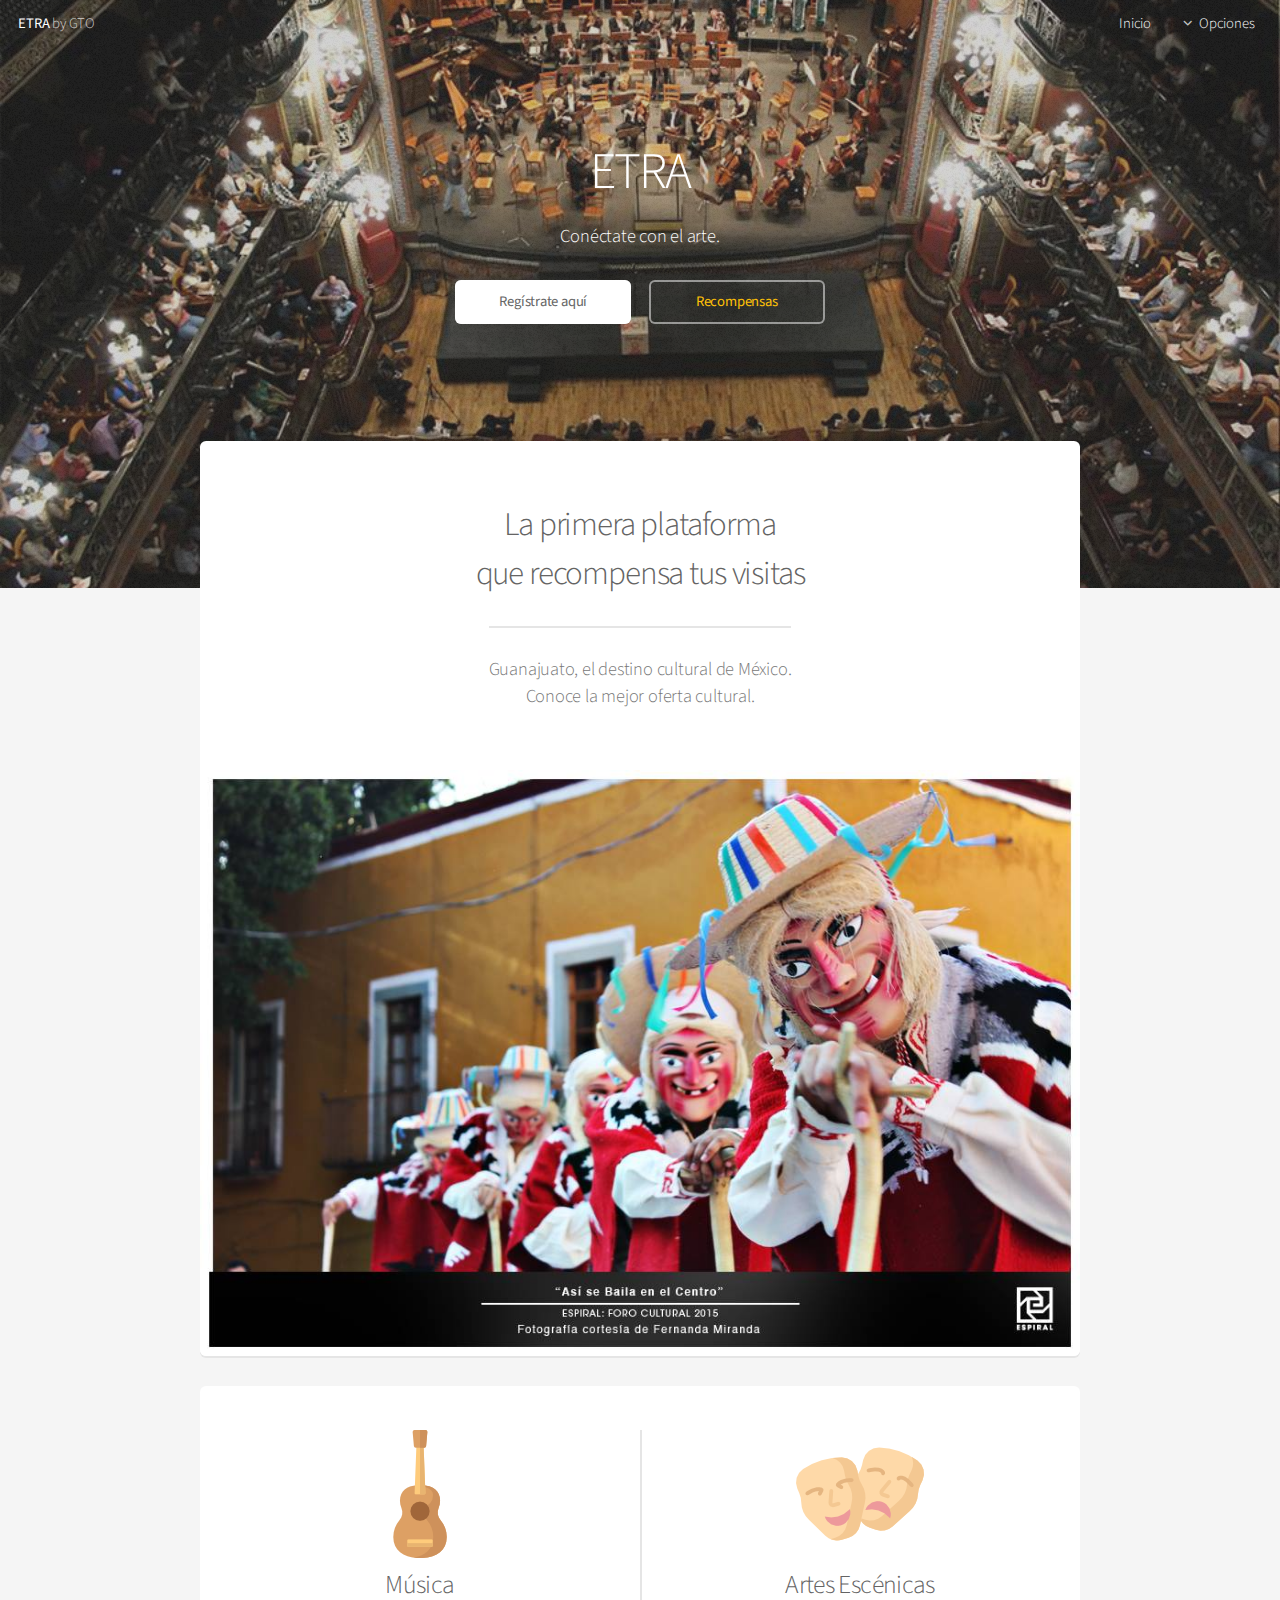
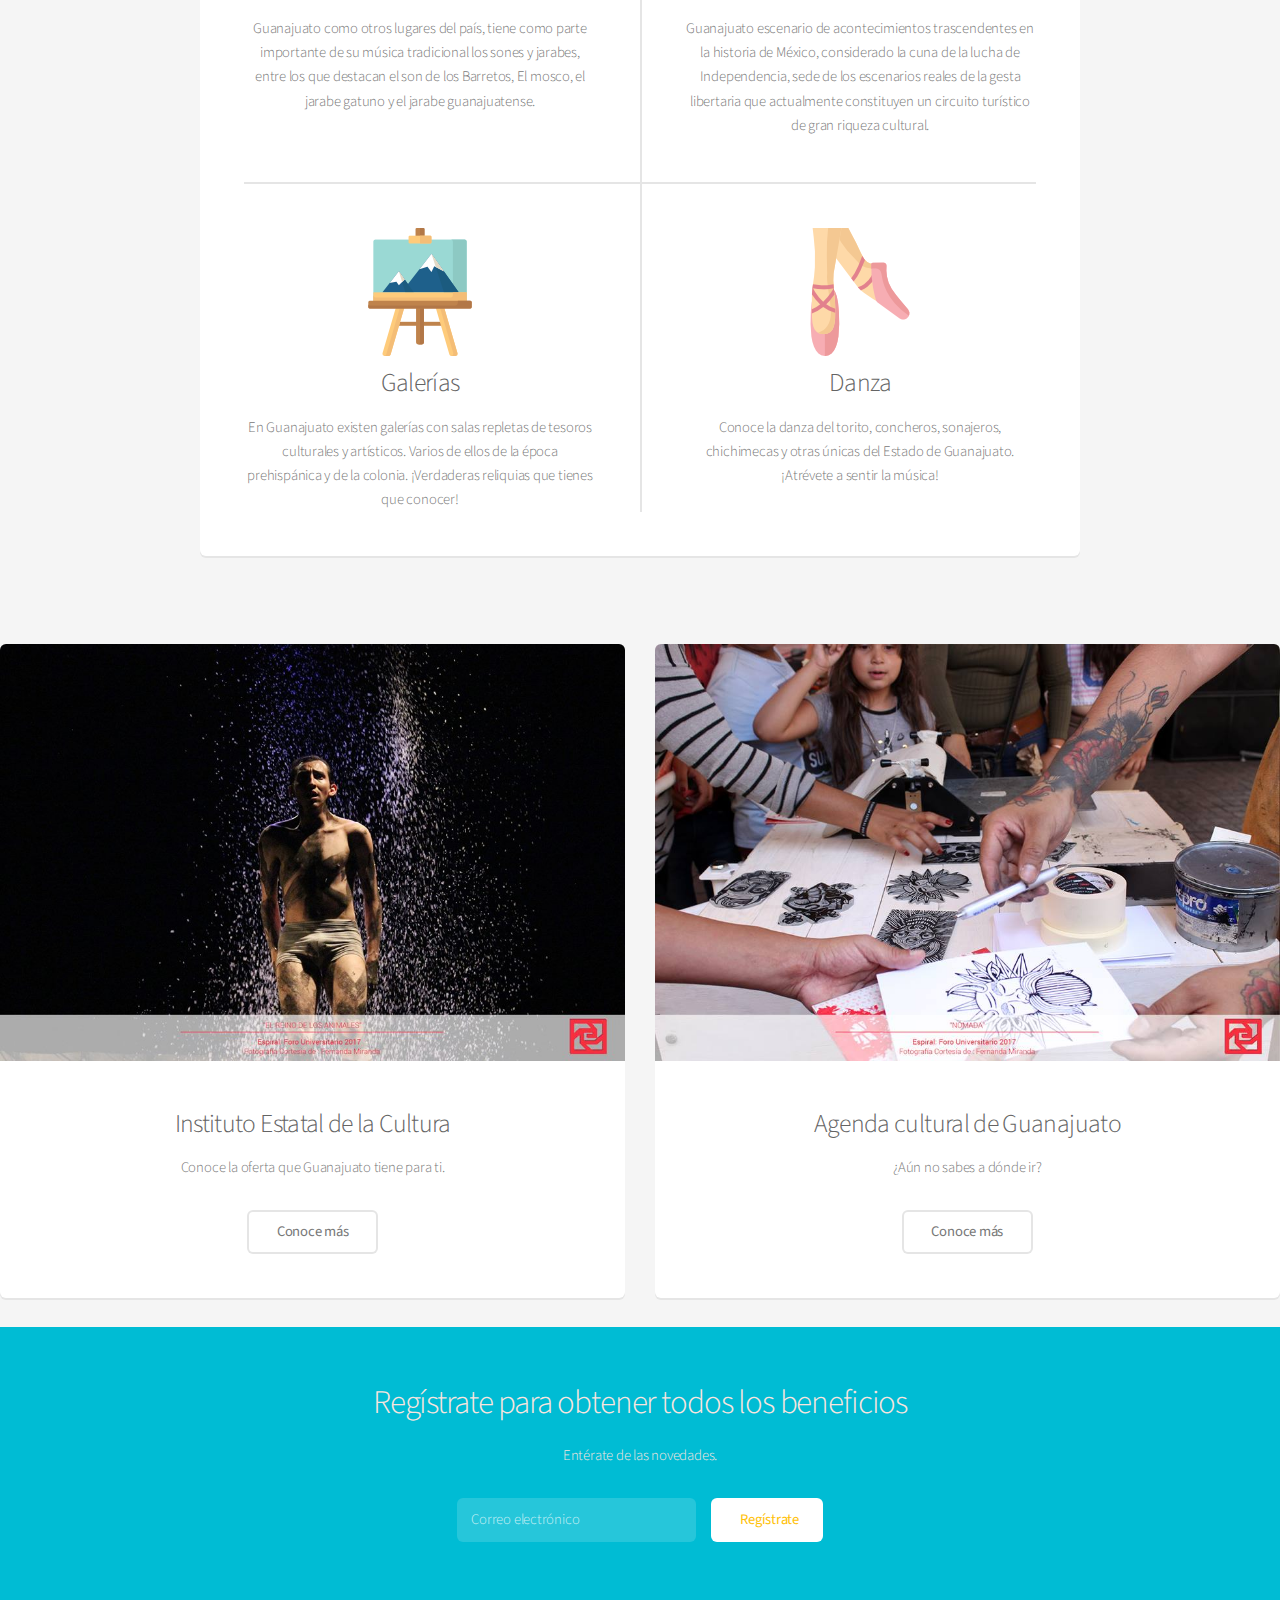
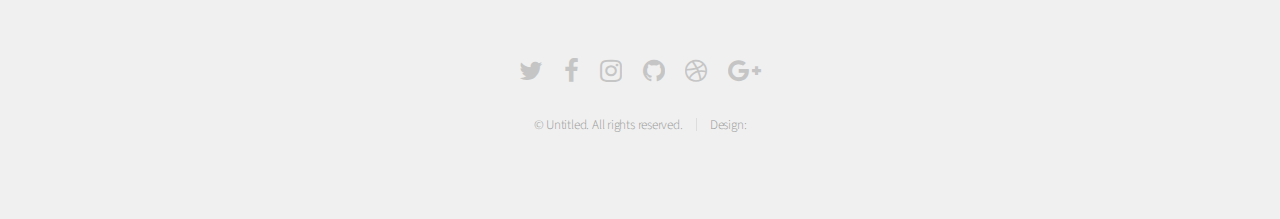
<file: index.html>
<!DOCTYPE HTML>
<!--
	Alpha by HTML5 UP
	html5up.net | @ajlkn
	Free for personal and commercial use under the CCA 3.0 license (html5up.net/license)
-->
<html>
<script type='application/javascript'>
    // Send the POST when the page is loaded,
    // which will replace this whole page with the retrieved image.
    function loadGraph() {
      var frm = document.getElementById('post_form');
      if (frm) {
       frm.submit();
      }
    }
  </script>

	<head>
		<title>ETRA by GTO</title>
		<meta charset="utf-8" />
		<meta name="viewport" content="width=device-width, initial-scale=1" />
		<!--[if lte IE 8]><script src="assets/js/ie/html5shiv.js"></script><![endif]-->
		<link rel="stylesheet" href="assets/css/main.css" />
		<!--[if lte IE 8]><link rel="stylesheet" href="assets/css/ie8.css" /><![endif]-->
	</head>
	<body class="landing">
		<div id="page-wrapper">

			<!-- Header -->
				<header id="header" class="alt">
					<h1><a href="index.html">ETRA</a> by GTO</h1>
					<nav id="nav">
						<ul>
							<li><a href="index.html">Inicio</a></li>
							<li>
								<a href="#" class="icon fa-angle-down">Opciones</a>
								<ul>
									<li><a href="generic.html">Mapa</a></li>
									<li><a href="contact.html">Registro</a></li>
									<li><a href="elements.html">Recompensas</a></li>
									<li>
										<a href="index.html">Administrador</a>
										<ul>
											<li><a href="QRgenerator.html">Generador de código QR</a></li>
											<li><a href="manager.html">Estadísticas de tu recinto</a></li>
										</ul>
							</li>
							<li><a href="contact.html" class="button">Regístrate</a></li>
						</ul>
					</nav>
				</header>

			<!-- Banner -->
				<section id="banner">
					<h2>ETRA</h2>
					<p>Conéctate con el arte.</p>
					<ul class="actions">
						<li><a href="contact.html" class="button special">Regístrate aquí</a></li>
						<li><a href="elements.html" class="button">Recompensas</a></li>
					</ul>
				</section>





			<!--	<form action='https://chart.googleapis.com/chart' method='POST'>
				  <input type='hidden' name='cht' value='qr' />
				  <input type='hidden' name='chs' value='300x300' />
				  <input type='hidden' name='chl' value='This is my QR code'/>
				  <input type='submit'  />
				</form> -->






			<!-- Main -->
				<section id="main" class="container">

					<section class="box special">
						<header class="major">
							<h2>La primera plataforma
							<br />
							que recompensa tus visitas</h2>
							<p>Guanajuato, el destino cultural de México.
								<br />
							Conoce la mejor oferta cultural.</p>
						</header>
						<span class="image featured"><img src="images/pic01.jpg" alt="" /></span>
					</section>

					<section class="box special features">
						<div class="features-row">
							<section>
								<span class=""><img src="images/002-guitar.png" alt="" /></span>
								<h3>Música</h3>
								<p>Guanajuato como otros lugares del país, tiene como parte importante de su música tradicional los sones y jarabes, entre los que destacan el son de los Barretos, El mosco, el jarabe gatuno y el jarabe guanajuatense.</p>
							</section>
							<section>
								<span class=""><img src="images/004-theatre.png" alt="" /></span>
								<h3>Artes Escénicas</h3>
								<p>Guanajuato escenario de acontecimientos trascendentes en la historia de México, considerado la cuna de la lucha de Independencia, sede de los escenarios reales de la gesta libertaria que actualmente constituyen un circuito turístico de gran riqueza cultural.</p>
							</section>
						</div>
						<div class="features-row">
							<section>
									<span class=""><img src="images/001-painting.png" alt="" /></span>
								<h3>Galerías</h3>
								<p>En Guanajuato existen galerías con salas repletas de tesoros culturales y artísticos. Varios de ellos de la época prehispánica y de la colonia. ¡Verdaderas reliquias que tienes que conocer!</p>
							</section>
							<section>
								<span class=""><img src="images/003-dancer-1.png" alt="" /></span>
								<h3>Danza</h3>
								<p>Conoce la danza del torito, concheros, sonajeros, chichimecas y otras únicas del Estado de Guanajuato. ¡Atrévete a sentir la música!</p>
							</section>
						</div>
					</section>
					<sextion>
					<!--	<form action='https://chart.googleapis.com/chart' method='POST' id='post_form'
          onsubmit="this.action = 'https://chart.googleapis.com/chart?chid=' + (new Date()).getMilliseconds(); return true;">  <input type='hidden' name='cht' value='qr' />
      <input type='hidden' name='cht' value='qr' />
      <input type='hidden' name='chs' value='300x300' />
      <input type='hidden' name='chl' value='This is my QR code' />
      <input type='submit'  />
    </form> -->
				</section>
					<div class="row">
						<div class="6u 12u(narrower)">

							<section class="box special">
								<span class="image featured"><img src="images/pic02.jpg" alt="" /></span>
								<h3>Instituto Estatal de la Cultura</h3>
								<p>Conoce la oferta que Guanajuato tiene para ti.</p>
								<ul class="actions">
									<li><a href="http://www.guanajuato.gob.mx/cultura.php" class="button alt">Conoce más</a></li>
								</ul>
							</section>

						</div>
						<div class="6u 12u(narrower)">

							<section class="box special">
								<span class="image featured"><img src="images/pic03.jpg" alt="" /></span>
								<h3>Agenda cultural de Guanajuato
								</h3>
								<p>¿Aún no sabes a dónde ir?</p>
								<ul class="actions">
									<li><a href="http://agendacultural.guanajuato.gob.mx/" class="button alt">Conoce más</a></li>
								</ul>
							</section>

						</div>
					</div>

				</section>

			<!-- CTA -->
				<section id="cta">

					<h2>Regístrate para obtener todos los beneficios</h2>
					<p>Entérate de las novedades.</p>

					<form>
						<div class="row uniform 50%">
							<div class="8u 12u(mobilep)">
								<input type="email" name="email" id="email" placeholder="Correo electrónico" />
							</div>
							<div class="4u 12u(mobilep)">
								<input type="submit" value="Regístrate" class="fit" />
							</div>
						</div>
					</form>

				</section>

			<!-- Footer -->
				<footer id="footer">
					<ul class="icons">
						<li><a href="#" class="icon fa-twitter"><span class="label">Twitter</span></a></li>
						<li><a href="#" class="icon fa-facebook"><span class="label">Facebook</span></a></li>
						<li><a href="#" class="icon fa-instagram"><span class="label">Instagram</span></a></li>
						<li><a href="#" class="icon fa-github"><span class="label">Github</span></a></li>
						<li><a href="#" class="icon fa-dribbble"><span class="label">Dribbble</span></a></li>
						<li><a href="#" class="icon fa-google-plus"><span class="label">Google+</span></a></li>
					</ul>
					<ul class="copyright">
							<li>&copy; Untitled. All rights reserved.</li><li>Design: <a href="#"GTO</a></li>
					</ul>
				</footer>

		</div>

		<!-- Scripts -->
			<script src="assets/js/jquery.min.js"></script>
			<script src="assets/js/jquery.dropotron.min.js"></script>
			<script src="assets/js/jquery.scrollgress.min.js"></script>
			<script src="assets/js/skel.min.js"></script>
			<script src="assets/js/util.js"></script>
			<!--[if lte IE 8]><script src="assets/js/ie/respond.min.js"></script><![endif]-->
			<script src="assets/js/main.js"></script>

	</body>
</html>
</file>
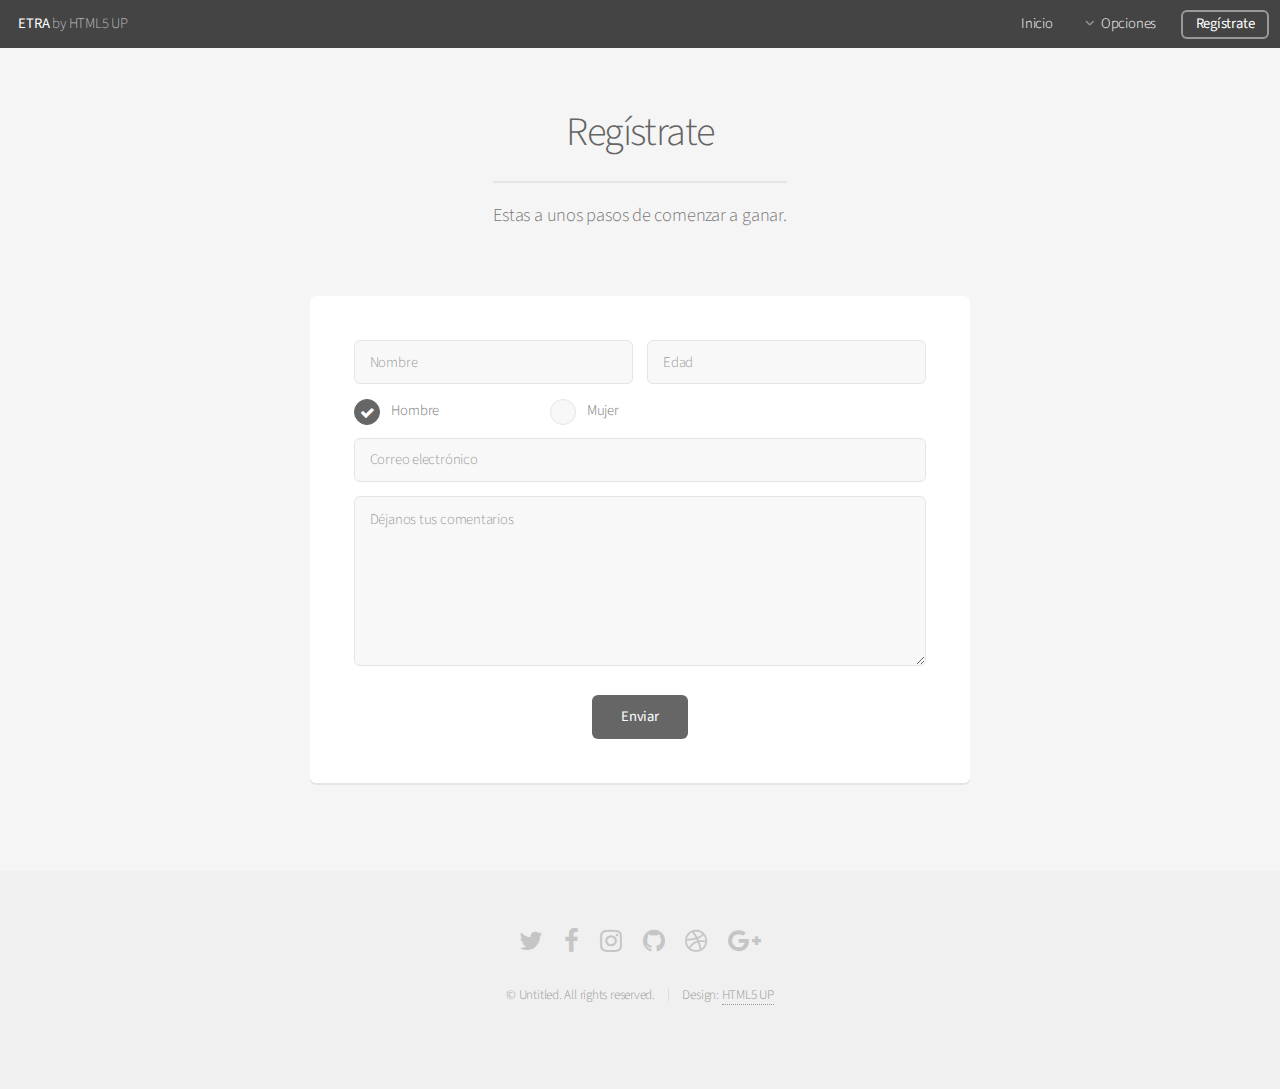
<file: contact.html>
<!DOCTYPE HTML>
<!--
	Alpha by HTML5 UP
	html5up.net | @ajlkn
	Free for personal and commercial use under the CCA 3.0 license (html5up.net/license)
-->
<html>
	<head>
		<title>Contact - ETRA </title>
		<meta charset="utf-8" />
		<meta name="viewport" content="width=device-width, initial-scale=1" />
		<!--[if lte IE 8]><script src="assets/js/ie/html5shiv.js"></script><![endif]-->
		<link rel="stylesheet" href="assets/css/main.css" />
		<!--[if lte IE 8]><link rel="stylesheet" href="assets/css/ie8.css" /><![endif]-->
	</head>
	<body>
		<div id="page-wrapper">

			<!-- Header -->
				<header id="header">
					<h1><a href="index.html">ETRA</a> by HTML5 UP</h1>
					<nav id="nav">
						<ul>
							<li><a href="index.html">Inicio</a></li>
							<li>
								<a href="#" class="icon fa-angle-down">Opciones</a>
								<ul>
									<li><a href="generic.html">Mapa</a></li>
									<li><a href="contact.html">Registro</a></li>
									<li><a href="elements.html">Recompensas</a></li>
									<li>
										<a href="#">Submenu</a>
										<ul>
											<li><a href="#">Option One</a></li>
											<li><a href="#">Option Two</a></li>
											<li><a href="#">Option Three</a></li>
											<li><a href="#">Option Four</a></li>
										</ul>
									</li>
								</ul>
							</li>
							<li><a href="contact.html" class="button">Regístrate</a></li>
						</ul>
					</nav>
				</header>

			<!-- Main -->
				<section id="main" class="container 75%">
					<header>
						<h2>Regístrate</h2>
						<p>Estas a unos pasos de comenzar a ganar.</p>
					</header>
					<div class="box">
						<form method="post" action="#">
							<div class="row uniform 50%">
								<div class="6u 12u(mobilep)">
									<input type="text" name="name" id="name" value="" placeholder="Nombre" />
								</div>
								<div class="6u 12u(mobilep)">
									<input type="email" name="email" id="email" value="" placeholder="Edad" />
								</div>
							</div>
							<div class="row uniform 50%">
								<div class="4u 12u(narrower)">
									<input type="radio" id="priority-low" name="priority" checked>
									<label for="priority-low">Hombre</label>
								</div>
								<div class="4u 12u(narrower)">
									<input type="radio" id="priority-normal" name="priority">
									<label for="priority-normal">Mujer</label>
								</div>
							</div>
							<div class="row uniform 50%">
								<div class="12u">
									<input type="text" name="subject" id="subject" value="" placeholder="Correo electrónico" />
								</div>
							</div>
							<div class="row uniform 50%">
								<div class="12u">
									<textarea name="message" id="message" placeholder="Déjanos tus comentarios" rows="6"></textarea>
								</div>
							</div>
							<div class="row uniform">
								<div class="12u">
									<ul class="actions align-center">
										<li><input type="submit" value="Enviar" /></li>
									</ul>
								</div>
							</div>
						</form>
					</div>
				</section>

			<!-- Footer -->
				<footer id="footer">
					<ul class="icons">
						<li><a href="#" class="icon fa-twitter"><span class="label">Twitter</span></a></li>
						<li><a href="#" class="icon fa-facebook"><span class="label">Facebook</span></a></li>
						<li><a href="#" class="icon fa-instagram"><span class="label">Instagram</span></a></li>
						<li><a href="#" class="icon fa-github"><span class="label">Github</span></a></li>
						<li><a href="#" class="icon fa-dribbble"><span class="label">Dribbble</span></a></li>
						<li><a href="#" class="icon fa-google-plus"><span class="label">Google+</span></a></li>
					</ul>
					<ul class="copyright">
						<li>&copy; Untitled. All rights reserved.</li><li>Design: <a href="http://html5up.net">HTML5 UP</a></li>
					</ul>
				</footer>

		</div>

		<!-- Scripts -->
			<script src="assets/js/jquery.min.js"></script>
			<script src="assets/js/jquery.dropotron.min.js"></script>
			<script src="assets/js/jquery.scrollgress.min.js"></script>
			<script src="assets/js/skel.min.js"></script>
			<script src="assets/js/util.js"></script>
			<!--[if lte IE 8]><script src="assets/js/ie/respond.min.js"></script><![endif]-->
			<script src="assets/js/main.js"></script>

	</body>
</html>
</file>
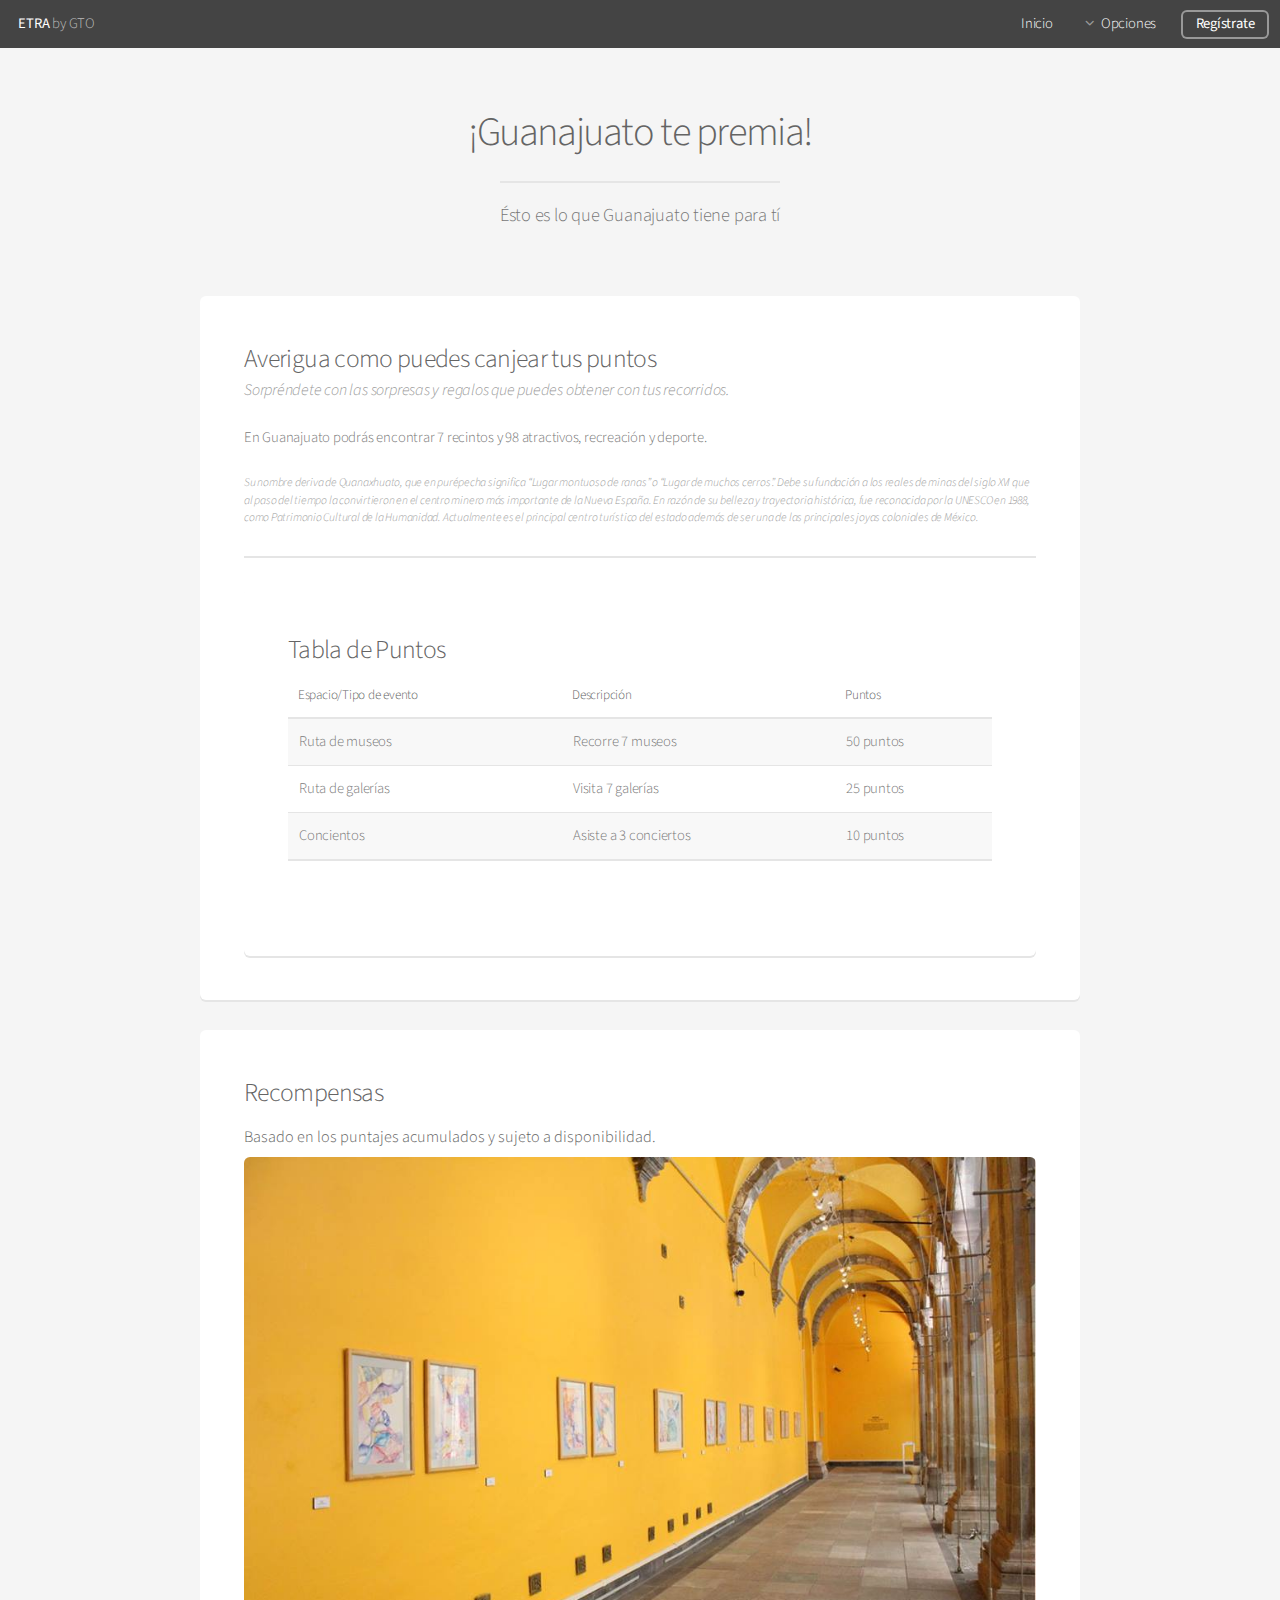
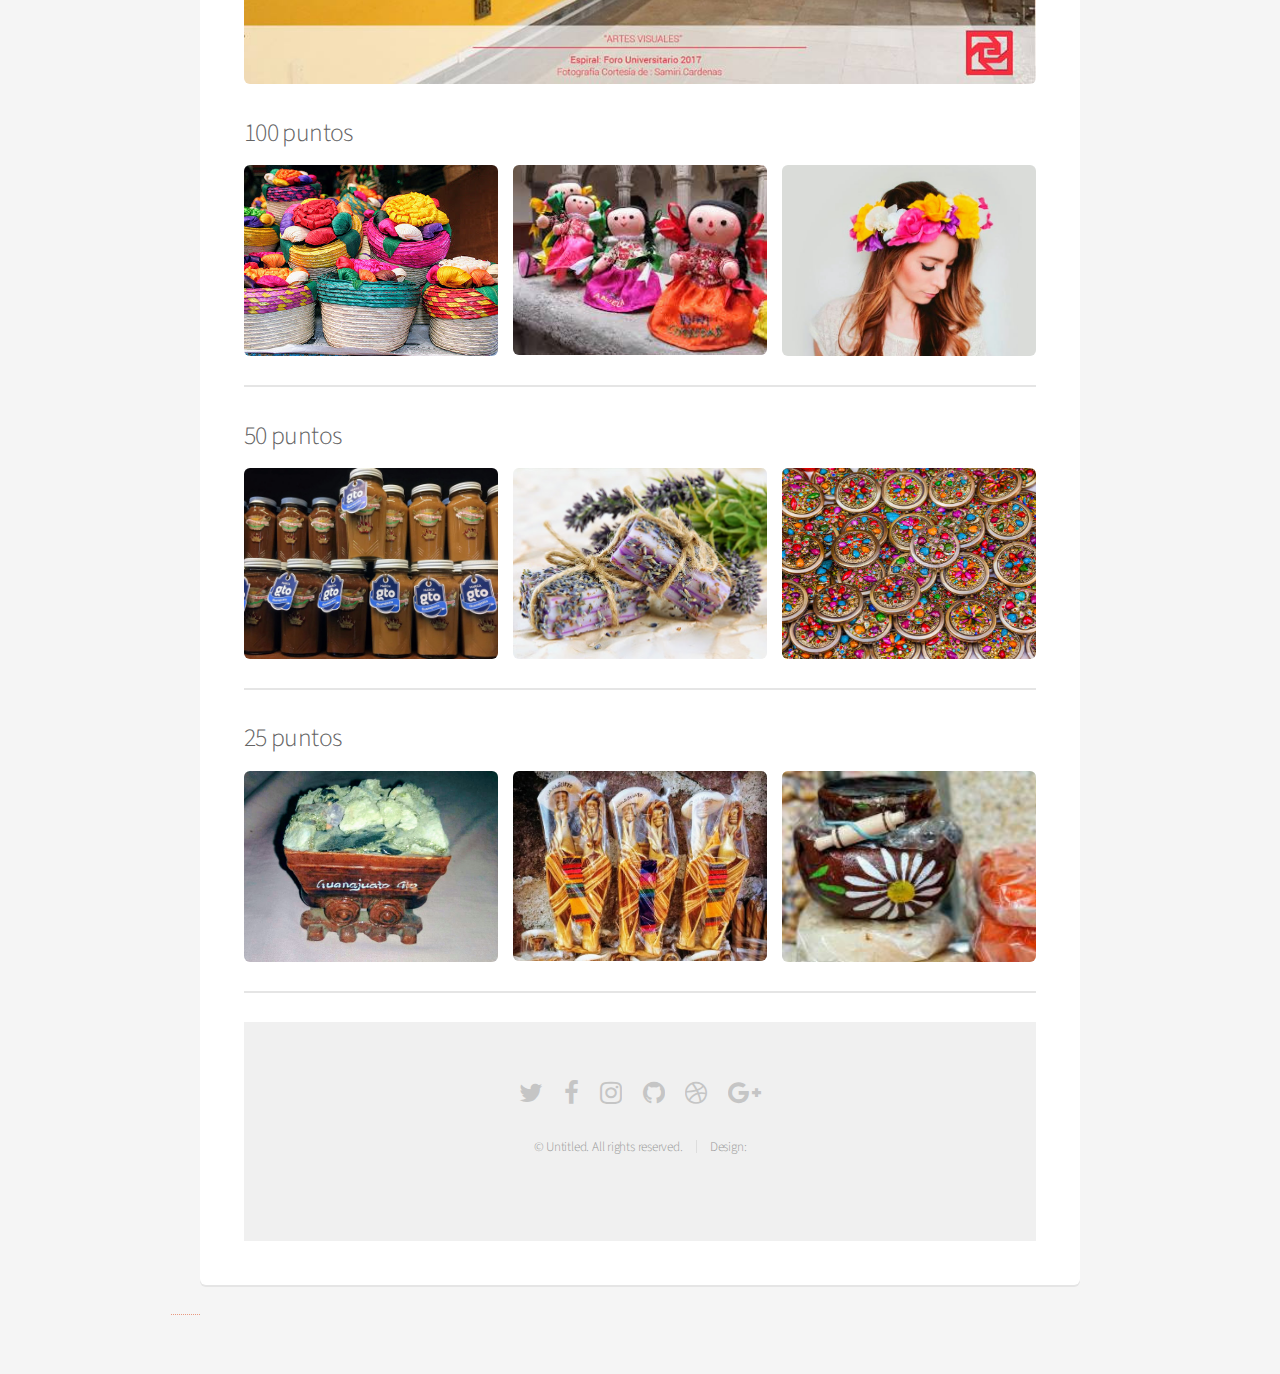
<file: elements.html>
<!DOCTYPE HTML>
<!--
	Alpha by HTML5 UP
	html5up.net | @ajlkn
	Free for personal and commercial use under the CCA 3.0 license (html5up.net/license)
-->
<html>
	<head>
		<title>Elements - Alpha by HTML5 UP</title>
		<meta charset="utf-8" />
		<meta name="viewport" content="width=device-width, initial-scale=1" />
		<!--[if lte IE 8]><script src="assets/js/ie/html5shiv.js"></script><![endif]-->
		<link rel="stylesheet" href="assets/css/main.css" />
		<!--[if lte IE 8]><link rel="stylesheet" href="assets/css/ie8.css" /><![endif]-->
	</head>
	<body>
		<div id="page-wrapper">

			<!-- Header -->
				<header id="header">
					<h1><a href="index.html">ETRA</a> by GTO</h1>
					<nav id="nav">
						<ul>
							<li><a href="index.html">Inicio</a></li>
							<li>
								<a href="#" class="icon fa-angle-down">Opciones</a>
								<ul>
									<li><a href="generic.html">Mapa</a></li>
									<li><a href="contact.html">Registro</a></li>
									<li><a href="elements.html">Recompensas</a></li>
									<li>
										<a href="#">Submenu</a>
										<ul>
											<li><a href="#">Option One</a></li>
											<li><a href="#">Option Two</a></li>
											<li><a href="#">Option Three</a></li>
											<li><a href="#">Option Four</a></li>
										</ul>
									</li>
								</ul>
							</li>
							<li><a href="#" class="button">Regístrate</a></li>
						</ul>
					</nav>
				</header>

			<!-- Main -->
				<section id="main" class="container">
					<header>
						<h2>¡Guanajuato te premia!</h2>
						<p>Ésto es lo que Guanajuato tiene para tí</p>
					</header>
					<div class="row">
						<div class="12u">

							<!-- Text -->
								<section class="box">
									<!--<h3>10 puntos</h3>
									<p>This is <b>bold</b> and this is <strong>strong</strong>. This is <i>italic</i> and this is <em>emphasized</em>.
									This is <sup>superscript</sup> text and this is <sub>subscript</sub> text.
									This is <u>underlined</u> and this is code: <code>for (;;) { ... }</code>. Finally, <a href="#">this is a link</a>.</p>-->



									<header>
										<h3>Averigua como puedes canjear tus puntos</h3>
										<p>Sorpréndete con las sorpresas y regalos que puedes obtener con tus recorridos.</p>
									</header>
									<p>En Guanajuato podrás encontrar 7 recintos y 98 atractivos, recreación y deporte.</p>
									<header>
										<h4></h4>
										<p>Su nombre deriva de Quanaxhuato, que en purépecha significa “Lugar montuoso de ranas” o “Lugar de muchos cerros”. Debe su fundación a los reales de minas del siglo XVI que al paso del tiempo la convirtieron en el centro minero más importante de la Nueva España. En razón de su belleza y trayectoria histórica, fue reconocida por la UNESCO en 1988, como Patrimonio Cultural de la Humanidad. Actualmente es el principal centro turístico del estado además de ser una de las principales joyas coloniales de México.</p>
									</header>
									<p></p>

									<hr />

									<!--<h2>Heading Level 2</h2>
									<h3>Heading Level 3</h3>
									<h4>Heading Level 4</h4>
									<h5>Heading Level 5</h5>
									<h6>Heading Level 6</h6> -->



									<!--<h4>Blockquote</h4>
									<blockquote>Fringilla nisl. Donec accumsan interdum nisi, quis tincidunt felis sagittis eget tempus euismod. Vestibulum ante ipsum primis in faucibus vestibulum. Blandit adipiscing eu felis iaculis volutpat ac adipiscing accumsan faucibus. Vestibulum ante ipsum primis in faucibus lorem ipsum dolor sit amet nullam adipiscing eu felis.</blockquote>

									<h4>Preformatted</h4>
									<pre>i = 0;

	while (!deck.isInOrder()) {
	    print 'Iteration ' + i;
	    deck.shuffle();
	    i++;
	}

	print 'It took ' + i + ' iterations to sort the deck.';
	</pre>
								</section>

						</div>
					</div>
					<div class="row">
						<div class="12u">

							<! Lists -->
							<!--	<section class="box">
									<h3>Lists</h3>
									<div class="row">
										<div class="6u 12u(mobilep)">

											<h4>Unordered</h4>
											<ul>
												<li>Dolor pulvinar etiam magna etiam.</li>
												<li>Sagittis adipiscing lorem eleifend.</li>
												<li>Felis enim feugiat dolore viverra.</li>
											</ul>

											<h4>Alternate</h4>
											<ul class="alt">
												<li>Dolor pulvinar etiam magna etiam.</li>
												<li>Sagittis adipiscing lorem eleifend.</li>
												<li>Felis enim feugiat dolore viverra.</li>
											</ul>

										</div>
										<div class="6u 12u(mobilep)">

											<h4>Ordered</h4>
											<ol>
												<li>Dolor pulvinar etiam magna etiam.</li>
												<li>Etiam vel felis at lorem sed viverra.</li>
												<li>Felis enim feugiat dolore viverra.</li>
												<li>Dolor pulvinar etiam magna etiam.</li>
												<li>Etiam vel felis at lorem sed viverra.</li>
												<li>Felis enim feugiat dolore viverra.</li>
											</ol>

											<h4>Icons</h4>
											<ul class="icons">
												<li><a href="#" class="icon fa-twitter"><span class="label">Twitter</span></a></li>
												<li><a href="#" class="icon fa-facebook"><span class="label">Facebook</span></a></li>
												<li><a href="#" class="icon fa-instagram"><span class="label">Instagram</span></a></li>
												<li><a href="#" class="icon fa-github"><span class="label">Github</span></a></li>
												<li><a href="#" class="icon fa-dribbble"><span class="label">Dribbble</span></a></li>
												<li><a href="#" class="icon fa-tumblr"><span class="label">Tumblr</span></a></li>
											</ul>

										</div>
									</div>

									<h4>Actions</h4>
									<ul class="actions">
										<li><a href="#" class="button special">Default</a></li>
										<li><a href="#" class="button">Default</a></li>
										<li><a href="#" class="button alt">Default</a></li>
									</ul>
									<ul class="actions small">
										<li><a href="#" class="button special small">Small</a></li>
										<li><a href="#" class="button small">Small</a></li>
										<li><a href="#" class="button alt small">Small</a></li>
									</ul>
									<div class="row">
										<div class="3u 6u(narrower) 12u$(mobilep)">
											<ul class="actions vertical">
												<li><a href="#" class="button special">Default</a></li>
												<li><a href="#" class="button">Default</a></li>
												<li><a href="#" class="button alt">Default</a></li>
											</ul>
										</div>
										<div class="3u 6u$(narrower) 12u$(mobilep)">
											<ul class="actions vertical small">
												<li><a href="#" class="button special small">Small</a></li>
												<li><a href="#" class="button small">Small</a></li>
												<li><a href="#" class="button alt small">Small</a></li>
											</ul>
										</div>
										<div class="3u 6u(narrower) 12u$(mobilep)">
											<ul class="actions vertical">
												<li><a href="#" class="button special fit">Default</a></li>
												<li><a href="#" class="button fit">Default</a></li>
												<li><a href="#" class="button alt fit">Default</a></li>
											</ul>
										</div>
										<div class="3u 6u$(narrower) 12u$(mobilep)">
											<ul class="actions vertical small">
												<li><a href="#" class="button special small fit">Small</a></li>
												<li><a href="#" class="button small fit">Small</a></li>
												<li><a href="#" class="button alt small fit">Small</a></li>
											</ul>
										</div>
									</div>
								</section>

						</div>
					</div>
					<div class="row">
						<div class="12u">

							<! Table -->
								<section class="box">
									<h3>Tabla de Puntos</h3>

									<h4></h4>
									<div class="table-wrapper">
										<table>
											<thead>
												<tr>
													<th>Espacio/Tipo de evento</th>
													<th>Descripción</th>
													<th>Puntos</th>
												</tr>
											</thead>
											<tbody>
												<tr>
													<td>Ruta de museos</td>
													<td>Recorre 7 museos</td>
													<td>50 puntos</td>
												</tr>
												<tr>
													<td>Ruta de galerías</td>
													<td>Visita 7 galerías</td>
													<td>25 puntos</td>
												</tr>
												<tr>
													<td>Concientos</td>
													<td> Asiste a 3 conciertos</td>
													<td>10 puntos</td>
												</tr>
												<tr>
												<!--	<td>Nothing</td>
													<td>Vitae integer tempus condimentum.</td>
													<td>19.99</td>
												</tr>
												<tr>
													<td>Something</td>
													<td>Ante turpis integer aliquet porttitor.</td>
													<td>29.99</td>
												</tr>
											</tbody>
											<tfoot>
												<tr>
													<td colspan="2"></td>
													<td>100.00</td>
												</tr>
											</tfoot>
										</table>
									</div>

									<h4>Alternate</h4>
									<div class="table-wrapper">
										<table class="alt">
											<thead>
												<tr>
													<th>Name</th>
													<th>Description</th>
													<th>Price</th>
												</tr>
											</thead>
											<tbody>
												<tr>
													<td>Something</td>
													<td>Ante turpis integer aliquet porttitor.</td>
													<td>29.99</td>
												</tr>
												<tr>
													<td>Nothing</td>
													<td>Vis ac commodo adipiscing arcu aliquet.</td>
													<td>19.99</td>
												</tr>
												<tr>
													<td>Something</td>
													<td> Morbi faucibus arcu accumsan lorem.</td>
													<td>29.99</td>
												</tr>
												<tr>
													<td>Nothing</td>
													<td>Vitae integer tempus condimentum.</td>
													<td>19.99</td>
												</tr>
												<tr>
													<td>Something</td>
													<td>Ante turpis integer aliquet porttitor.</td>
													<td>29.99</td>
												</tr>-->
											</tbody>
											<tfoot>
												<tr>
													<td colspan="2"></td>
													<td></td>
												</tr>
											</tfoot>
										</table>
									</div>
								</section>

						</div>
					</div>
					<div class="row">
						<div class="12u">

							<! Buttons -->
								<!--<section class="box">
									<h3>Buttons</h3>
									<ul class="actions">
										<li><a href="#" class="button special">Special</a></li>
										<li><a href="#" class="button">Default</a></li>
										<li><a href="#" class="button alt">Alternate</a></li>
									</ul>
									<ul class="actions">
										<li><a href="#" class="button special big">Big</a></li>
										<li><a href="#" class="button">Default</a></li>
										<li><a href="#" class="button alt small">Small</a></li>
									</ul>
									<ul class="actions fit">
										<li><a href="#" class="button special fit">Fit</a></li>
										<li><a href="#" class="button fit">Fit</a></li>
										<li><a href="#" class="button alt fit">Fit</a></li>
									</ul>
									<ul class="actions fit small">
										<li><a href="#" class="button special fit small">Fit + Small</a></li>
										<li><a href="#" class="button fit small">Fit + Small</a></li>
										<li><a href="#" class="button alt fit small">Fit + Small</a></li>
									</ul>
									<ul class="actions">
										<li><a href="#" class="button special icon fa-search">Icon</a></li>
										<li><a href="#" class="button icon fa-download">Icon</a></li>
										<li><a href="#" class="button alt icon fa-check">Icon</a></li>
									</ul>
									<ul class="actions">
										<li><span class="button special disabled">Special</span></li>
										<li><span class="button disabled">Default</span></li>
										<li><span class="button alt disabled">Alternate</span></li>
									</ul>
								</section>

						</div>
					</div>
					<div class="row">
						<div class="12u">-->

							<!-- Form -->
							<!--	<section class="box">
									<h3>Form</h3>
									<form method="post" action="#">
										<div class="row uniform 50%">
											<div class="6u 12u(mobilep)">
												<input type="text" name="name" id="name" value="" placeholder="Name" />
											</div>
											<div class="6u 12u(mobilep)">
												<input type="email" name="email" id="email" value="" placeholder="Email" />
											</div>
										</div>
										<div class="row uniform 50%">
											<div class="12u">
												<div class="select-wrapper">
													<select name="category" id="category">
														<option value="">- Category -</option>
														<option value="1">Manufacturing</option>
														<option value="1">Shipping</option>
														<option value="1">Administration</option>
														<option value="1">Human Resources</option>
													</select>
												</div>
											</div>
										</div>
										<div class="row uniform 50%">
											<div class="4u 12u(narrower)">
												<input type="radio" id="priority-low" name="priority" checked>
												<label for="priority-low">Low Priority</label>
											</div>
											<div class="4u 12u(narrower)">
												<input type="radio" id="priority-normal" name="priority">
												<label for="priority-normal">Normal Priority</label>
											</div>
											<div class="4u 12u(narrower)">
												<input type="radio" id="priority-high" name="priority">
												<label for="priority-high">High Priority</label>
											</div>
										</div>
										<div class="row uniform 50%">
											<div class="6u 12u(narrower)">
												<input type="checkbox" id="copy" name="copy">
												<label for="copy">Email me a copy of this message</label>
											</div>
											<div class="6u 12u(narrower)">
												<input type="checkbox" id="human" name="human" checked>
												<label for="human">I am a human and not a robot</label>
											</div>
										</div>
										<div class="row uniform 50%">
											<div class="12u">
												<textarea name="message" id="message" placeholder="Enter your message" rows="6"></textarea>
											</div>
										</div>
										<div class="row uniform">
											<div class="12u">
												<ul class="actions">
													<li><input type="submit" value="Send Message" /></li>
													<li><input type="reset" value="Reset" class="alt" /></li>
												</ul>
											</div>
										</div>
									</form>

									<hr />

									<form method="post" action="#">
										<div class="row uniform 50%">
											<div class="9u 12u(mobilep)">
												<input type="text" name="query" id="query" value="" placeholder="Query" />
											</div>
											<div class="3u 12u(mobilep)">
												<input type="submit" value="Search" class="fit" />
											</div>
										</div>
									</form>
								</section>

						</div>
					</div>
					<div class="row">
						<div class="12u">-->

							<!-- Image -->
								<section class="box">
									<h3>Recompensas</h3>
									<h4>Basado en los puntajes acumulados y sujeto a disponibilidad.</h4>
									<span class="image fit"><img src="images/pic14.jpg" alt="" /></span>
									<div class="box alt">
										<h3>100 puntos</h3>
										<div class="row no-collapse 50% uniform">
											<div class="4u"><span class="image fit"><img src="images/pic04.jpg" alt="" /></span></div>
											<div class="4u"><span class="image fit"><img src="images/pic05.jpg" alt="" /></span></div>
											<div class="4u"><span class="image fit"><img src="images/pic06.jpg" alt="" /></span></div>
										</div>
										<hr/>
										<h3>50 puntos</h3>
										<div class="row no-collapse 50% uniform">
											<div class="4u"><span class="image fit"><img src="images/pic07.jpg" alt="" /></span></div>
											<div class="4u"><span class="image fit"><img src="images/pic08.jpg" alt="" /></span></div>
											<div class="4u"><span class="image fit"><img src="images/pic09.jpg" alt="" /></span></div>
										</div>
											<hr/>
										<h3>25 puntos</h3>
										<div class="row no-collapse 50% uniform">
											<div class="4u"><span class="image fit"><img src="images/pic10.jpg" alt="" /></span></div>
											<div class="4u"><span class="image fit"><img src="images/pic11.jpg" alt="" /></span></div>
											<div class="4u"><span class="image fit"><img src="images/pic12.jpg" alt="" /></span></div>
										</div>
											<hr/>
									</div>

									<!--<h4> Magia y Diversión</h4>
									<p><span class="image left"><img src="images/pic05.jpg" alt="" /></span>Su nombre deriva de Quanaxhuato, que en purépecha significa “Lugar montuoso de ranas” o “Lugar de muchos cerros”. Debe su fundación a los reales de minas del siglo XVI que al paso del tiempo la convirtieron en el centro minero más importante de la Nueva España. En razón de su belleza y trayectoria histórica, fue reconocida por la UNESCO en 1988, como Patrimonio Cultural de la Humanidad. Actualmente es el principal centro turístico del estado además de ser una de las principales joyas coloniales de México. </p>
									<p><span class="image right"><img src="" alt="" /></span></p>
								</section>

						</div>
					</div>
				</section>

			<!-- Footer -->
				<footer id="footer">
					<ul class="icons">
						<li><a href="#" class="icon fa-twitter"><span class="label">Twitter</span></a></li>
						<li><a href="#" class="icon fa-facebook"><span class="label">Facebook</span></a></li>
						<li><a href="#" class="icon fa-instagram"><span class="label">Instagram</span></a></li>
						<li><a href="#" class="icon fa-github"><span class="label">Github</span></a></li>
						<li><a href="#" class="icon fa-dribbble"><span class="label">Dribbble</span></a></li>
						<li><a href="#" class="icon fa-google-plus"><span class="label">Google+</span></a></li>
					</ul>
					<ul class="copyright">
						<li>&copy; Untitled. All rights reserved.</li><li>Design: <a href="#"GTO</a></li>
					</ul>
				</footer>

		</div>

		<!-- Scripts -->
			<script src="assets/js/jquery.min.js"></script>
			<script src="assets/js/jquery.dropotron.min.js"></script>
			<script src="assets/js/jquery.scrollgress.min.js"></script>
			<script src="assets/js/skel.min.js"></script>
			<script src="assets/js/util.js"></script>
			<!--[if lte IE 8]><script src="assets/js/ie/respond.min.js"></script><![endif]-->
			<script src="assets/js/main.js"></script>

	</body>
</html>
</file>
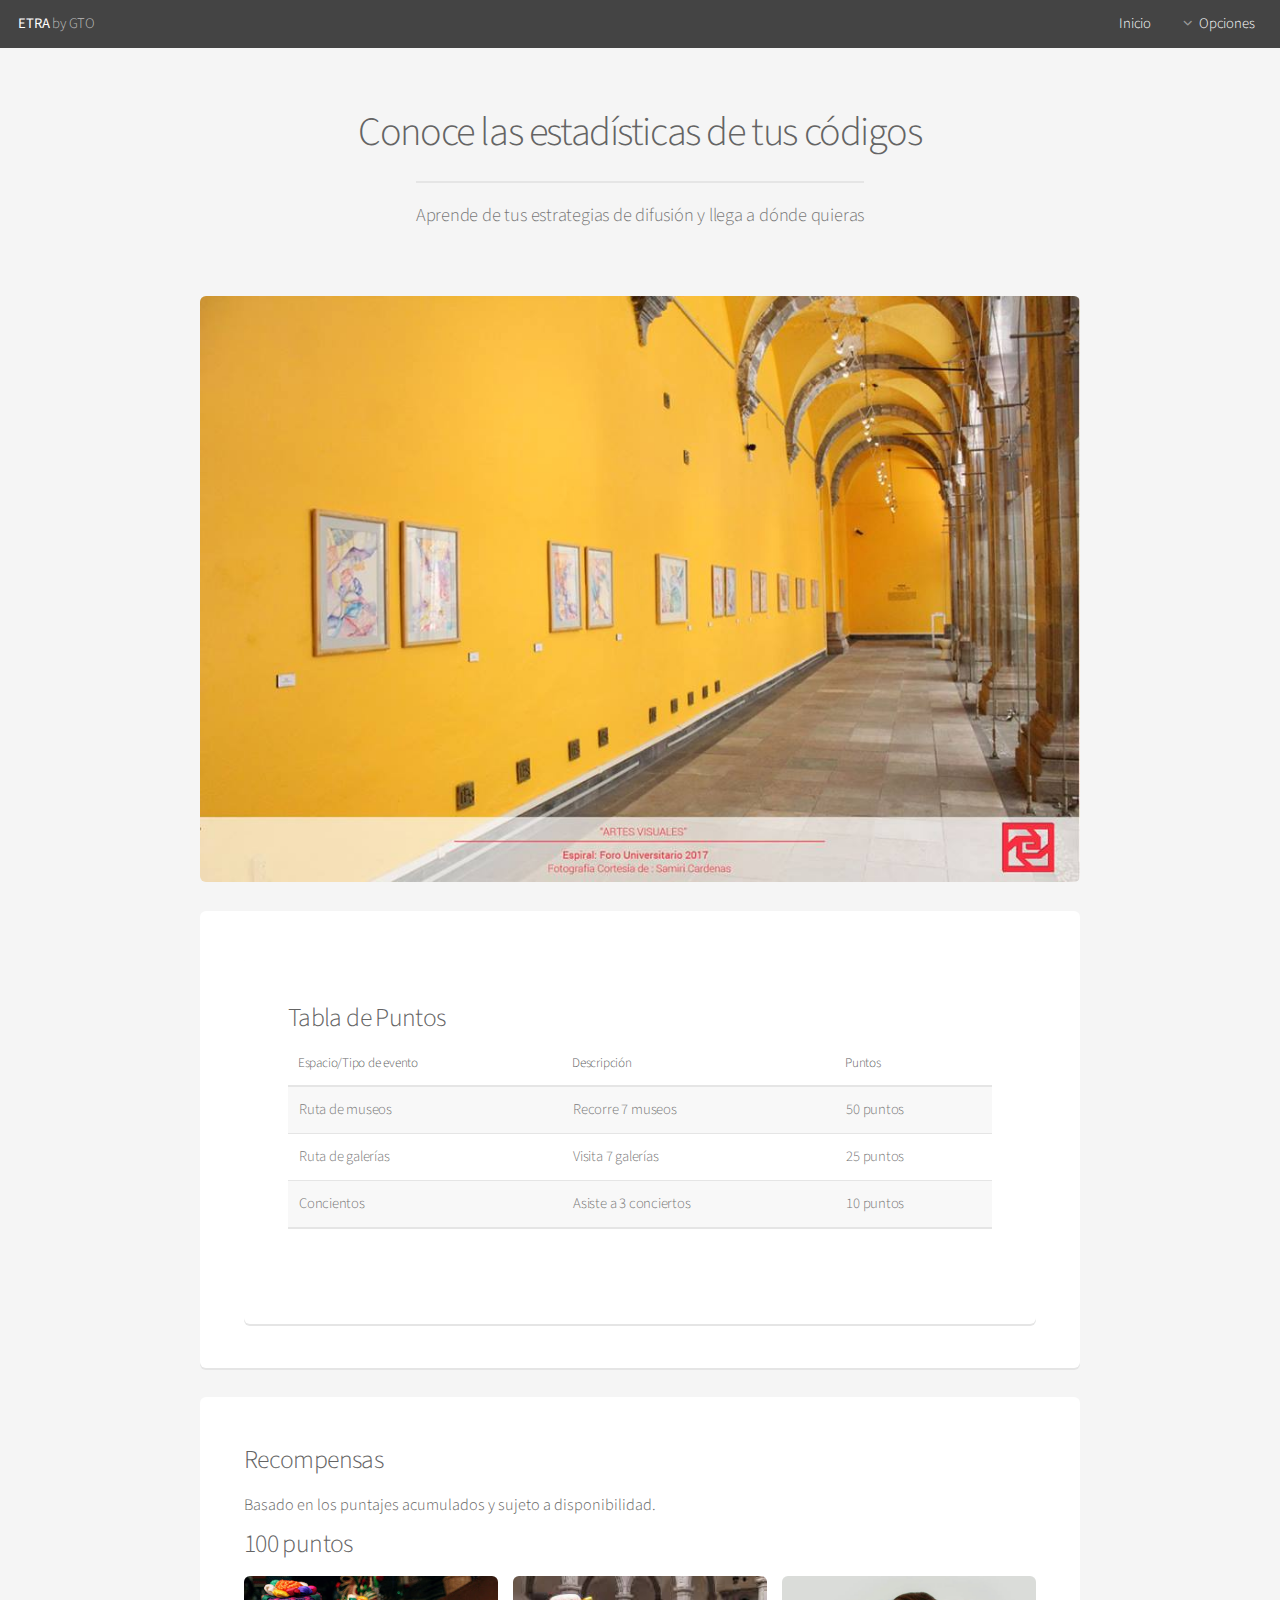
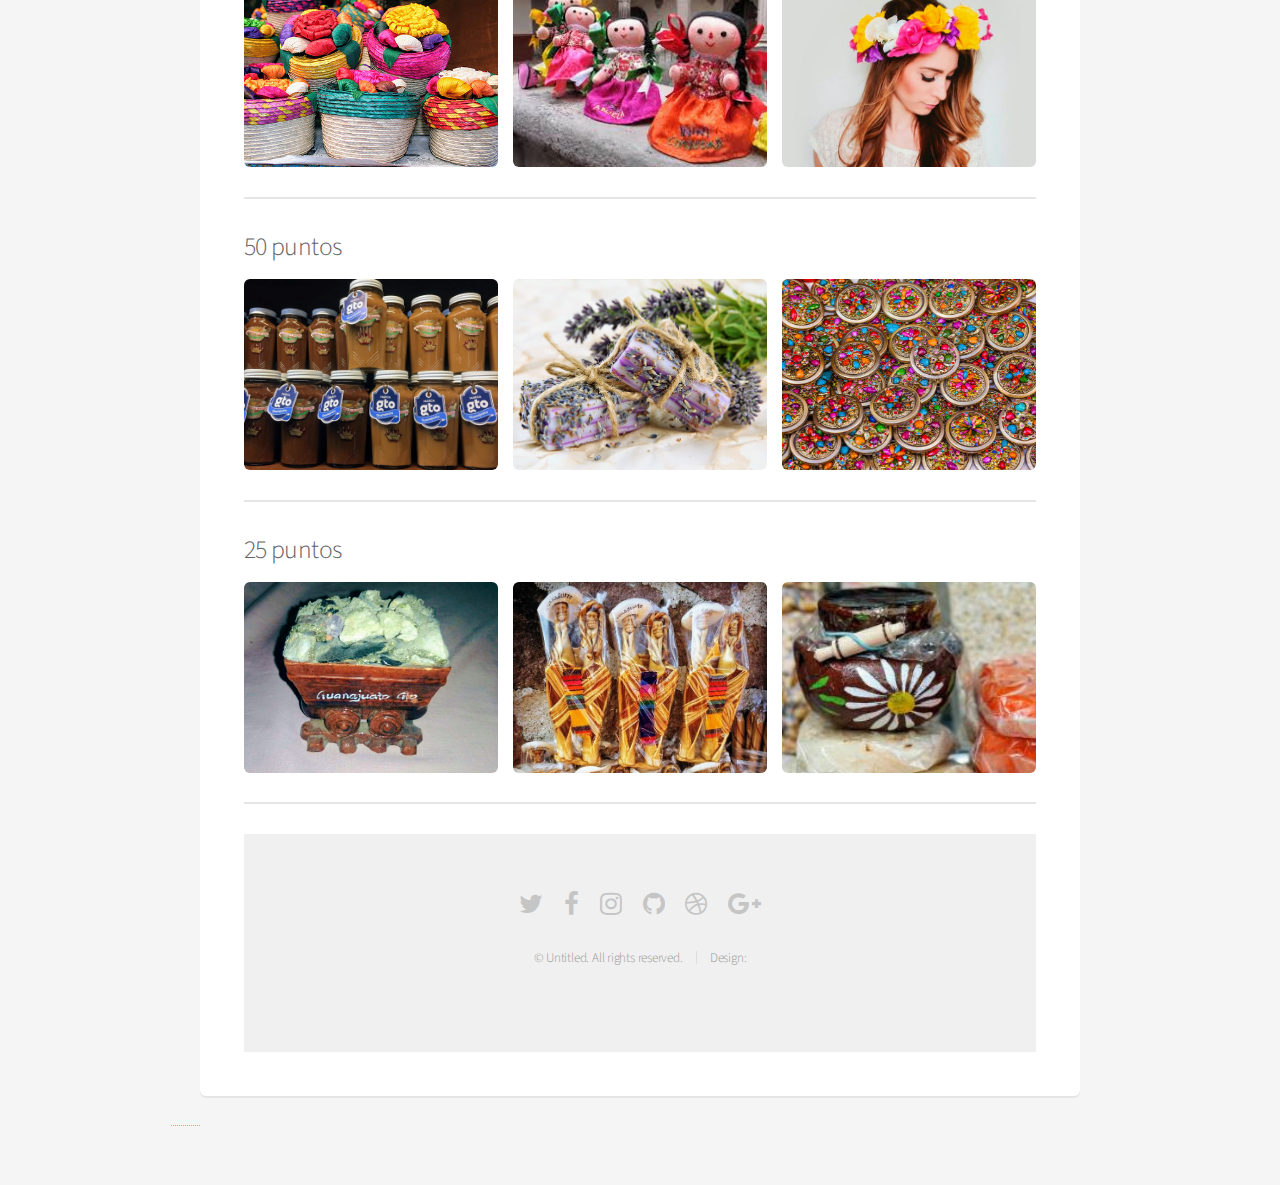
<file: manager.html>
<!DOCTYPE HTML>
<!--
	Alpha by HTML5 UP
	html5up.net | @ajlkn
	Free for personal and commercial use under the CCA 3.0 license (html5up.net/license)
-->
<html>
	<head>
		<title>Elements - Alpha by HTML5 UP</title>
		<meta charset="utf-8" />
		<meta name="viewport" content="width=device-width, initial-scale=1" />
		<!--[if lte IE 8]><script src="assets/js/ie/html5shiv.js"></script><![endif]-->
		<link rel="stylesheet" href="assets/css/main.css" />
		<!--[if lte IE 8]><link rel="stylesheet" href="assets/css/ie8.css" /><![endif]-->
	</head>
	<body>
		<div id="page-wrapper">

			<!-- Header -->
				<header id="header">
					<h1><a href="index.html">ETRA</a> by GTO</h1>
					<nav id="nav">
						<ul>
							<li><a href="index.html">Inicio</a></li>
							<li>
								<a href="#" class="icon fa-angle-down">Opciones</a>
								<ul>
									<li><a href="generic.html">Mapa</a></li>
									<li><a href="contact.html">Registro</a></li>
									<li><a href="elements.html">Recompensas</a></li>
									<li>
										<a href="index.html">Administrador</a>
										<ul>
											<li><a href="QRgenerator.html">Generador de código QR</a></li>
											<li><a href="manager.html">Estadísticas de tu recinto</a></li>
										</ul>
							</li>
							<li><a href="contact.html" class="button">Regístrate</a></li>
						</ul>
					</nav>
				</header>

			<!-- Main -->
				<section id="main" class="container">
					<header>
						<h2>Conoce las estadísticas de tus códigos</h2>
						<p>Aprende de tus estrategias de difusión y llega a dónde quieras</p>
					</header>
					<div class="row">
						<div class="12u">

							<span class="image fit"><img src="images/pic14.jpg" alt="" /></span>

							<!-- Text -->
								<section class="box">
									<!--<h3>10 puntos</h3>
									<p>This is <b>bold</b> and this is <strong>strong</strong>. This is <i>italic</i> and this is <em>emphasized</em>.
									This is <sup>superscript</sup> text and this is <sub>subscript</sub> text.
									This is <u>underlined</u> and this is code: <code>for (;;) { ... }</code>. Finally, <a href="#">this is a link</a>.</p>-->



								<!--	<header>
										<h3>Averigua como puedes canjear tus puntos</h3>
										<p>Sorpréndete con las sorpresas y regalos que puedes obtener con tus recorridos.</p>
									</header>
									<p>En Guanajuato podrás encontrar 7 recintos y 98 atractivos, recreación y deporte.</p>
									<header>
										<h4></h4>
										<p>Su nombre deriva de Quanaxhuato, que en purépecha significa “Lugar montuoso de ranas” o “Lugar de muchos cerros”. Debe su fundación a los reales de minas del siglo XVI que al paso del tiempo la convirtieron en el centro minero más importante de la Nueva España. En razón de su belleza y trayectoria histórica, fue reconocida por la UNESCO en 1988, como Patrimonio Cultural de la Humanidad. Actualmente es el principal centro turístico del estado además de ser una de las principales joyas coloniales de México.</p>
									</header>
									<p></p>

									<hr />-->

									<!--<h2>Heading Level 2</h2>
									<h3>Heading Level 3</h3>
									<h4>Heading Level 4</h4>
									<h5>Heading Level 5</h5>
									<h6>Heading Level 6</h6> -->



									<!--<h4>Blockquote</h4>
									<blockquote>Fringilla nisl. Donec accumsan interdum nisi, quis tincidunt felis sagittis eget tempus euismod. Vestibulum ante ipsum primis in faucibus vestibulum. Blandit adipiscing eu felis iaculis volutpat ac adipiscing accumsan faucibus. Vestibulum ante ipsum primis in faucibus lorem ipsum dolor sit amet nullam adipiscing eu felis.</blockquote>

									<h4>Preformatted</h4>
									<pre>i = 0;

	while (!deck.isInOrder()) {
	    print 'Iteration ' + i;
	    deck.shuffle();
	    i++;
	}

	print 'It took ' + i + ' iterations to sort the deck.';
	</pre>
								</section>

						</div>
					</div>
					<div class="row">
						<div class="12u">

							<! Lists -->
							<!--	<section class="box">
									<h3>Lists</h3>
									<div class="row">
										<div class="6u 12u(mobilep)">

											<h4>Unordered</h4>
											<ul>
												<li>Dolor pulvinar etiam magna etiam.</li>
												<li>Sagittis adipiscing lorem eleifend.</li>
												<li>Felis enim feugiat dolore viverra.</li>
											</ul>

											<h4>Alternate</h4>
											<ul class="alt">
												<li>Dolor pulvinar etiam magna etiam.</li>
												<li>Sagittis adipiscing lorem eleifend.</li>
												<li>Felis enim feugiat dolore viverra.</li>
											</ul>

										</div>
										<div class="6u 12u(mobilep)">

											<h4>Ordered</h4>
											<ol>
												<li>Dolor pulvinar etiam magna etiam.</li>
												<li>Etiam vel felis at lorem sed viverra.</li>
												<li>Felis enim feugiat dolore viverra.</li>
												<li>Dolor pulvinar etiam magna etiam.</li>
												<li>Etiam vel felis at lorem sed viverra.</li>
												<li>Felis enim feugiat dolore viverra.</li>
											</ol>

											<h4>Icons</h4>
											<ul class="icons">
												<li><a href="#" class="icon fa-twitter"><span class="label">Twitter</span></a></li>
												<li><a href="#" class="icon fa-facebook"><span class="label">Facebook</span></a></li>
												<li><a href="#" class="icon fa-instagram"><span class="label">Instagram</span></a></li>
												<li><a href="#" class="icon fa-github"><span class="label">Github</span></a></li>
												<li><a href="#" class="icon fa-dribbble"><span class="label">Dribbble</span></a></li>
												<li><a href="#" class="icon fa-tumblr"><span class="label">Tumblr</span></a></li>
											</ul>

										</div>
									</div>

									<h4>Actions</h4>
									<ul class="actions">
										<li><a href="#" class="button special">Default</a></li>
										<li><a href="#" class="button">Default</a></li>
										<li><a href="#" class="button alt">Default</a></li>
									</ul>
									<ul class="actions small">
										<li><a href="#" class="button special small">Small</a></li>
										<li><a href="#" class="button small">Small</a></li>
										<li><a href="#" class="button alt small">Small</a></li>
									</ul>
									<div class="row">
										<div class="3u 6u(narrower) 12u$(mobilep)">
											<ul class="actions vertical">
												<li><a href="#" class="button special">Default</a></li>
												<li><a href="#" class="button">Default</a></li>
												<li><a href="#" class="button alt">Default</a></li>
											</ul>
										</div>
										<div class="3u 6u$(narrower) 12u$(mobilep)">
											<ul class="actions vertical small">
												<li><a href="#" class="button special small">Small</a></li>
												<li><a href="#" class="button small">Small</a></li>
												<li><a href="#" class="button alt small">Small</a></li>
											</ul>
										</div>
										<div class="3u 6u(narrower) 12u$(mobilep)">
											<ul class="actions vertical">
												<li><a href="#" class="button special fit">Default</a></li>
												<li><a href="#" class="button fit">Default</a></li>
												<li><a href="#" class="button alt fit">Default</a></li>
											</ul>
										</div>
										<div class="3u 6u$(narrower) 12u$(mobilep)">
											<ul class="actions vertical small">
												<li><a href="#" class="button special small fit">Small</a></li>
												<li><a href="#" class="button small fit">Small</a></li>
												<li><a href="#" class="button alt small fit">Small</a></li>
											</ul>
										</div>
									</div>
								</section>

						</div>
					</div>
					<div class="row">
						<div class="12u">

							<! Table -->
								<section class="box">
									<h3>Tabla de Puntos</h3>

									<h4></h4>
									<div class="table-wrapper">
										<table>
											<thead>
												<tr>
													<th>Espacio/Tipo de evento</th>
													<th>Descripción</th>
													<th>Puntos</th>
												</tr>
											</thead>
											<tbody>
												<tr>
													<td>Ruta de museos</td>
													<td>Recorre 7 museos</td>
													<td>50 puntos</td>
												</tr>
												<tr>
													<td>Ruta de galerías</td>
													<td>Visita 7 galerías</td>
													<td>25 puntos</td>
												</tr>
												<tr>
													<td>Concientos</td>
													<td> Asiste a 3 conciertos</td>
													<td>10 puntos</td>
												</tr>
												<tr>
												<!--	<td>Nothing</td>
													<td>Vitae integer tempus condimentum.</td>
													<td>19.99</td>
												</tr>
												<tr>
													<td>Something</td>
													<td>Ante turpis integer aliquet porttitor.</td>
													<td>29.99</td>
												</tr>
											</tbody>
											<tfoot>
												<tr>
													<td colspan="2"></td>
													<td>100.00</td>
												</tr>
											</tfoot>
										</table>
									</div>

									<h4>Alternate</h4>
									<div class="table-wrapper">
										<table class="alt">
											<thead>
												<tr>
													<th>Name</th>
													<th>Description</th>
													<th>Price</th>
												</tr>
											</thead>
											<tbody>
												<tr>
													<td>Something</td>
													<td>Ante turpis integer aliquet porttitor.</td>
													<td>29.99</td>
												</tr>
												<tr>
													<td>Nothing</td>
													<td>Vis ac commodo adipiscing arcu aliquet.</td>
													<td>19.99</td>
												</tr>
												<tr>
													<td>Something</td>
													<td> Morbi faucibus arcu accumsan lorem.</td>
													<td>29.99</td>
												</tr>
												<tr>
													<td>Nothing</td>
													<td>Vitae integer tempus condimentum.</td>
													<td>19.99</td>
												</tr>
												<tr>
													<td>Something</td>
													<td>Ante turpis integer aliquet porttitor.</td>
													<td>29.99</td>
												</tr>-->
											</tbody>
											<tfoot>
												<tr>
													<td colspan="2"></td>
													<td></td>
												</tr>
											</tfoot>
										</table>
									</div>
								</section>

						</div>
					</div>
					<div class="row">
						<div class="12u">

							<!-- Buttons -->
								<!--<section class="box">
									<h3>Buttons</h3>
									<ul class="actions">
										<li><a href="#" class="button special">Special</a></li>
										<li><a href="#" class="button">Default</a></li>
										<li><a href="#" class="button alt">Alternate</a></li>
									</ul>
									<ul class="actions">
										<li><a href="#" class="button special big">Big</a></li>
										<li><a href="#" class="button">Default</a></li>
										<li><a href="#" class="button alt small">Small</a></li>
									</ul>
									<ul class="actions fit">
										<li><a href="#" class="button special fit">Fit</a></li>
										<li><a href="#" class="button fit">Fit</a></li>
										<li><a href="#" class="button alt fit">Fit</a></li>
									</ul>
									<ul class="actions fit small">
										<li><a href="#" class="button special fit small">Fit + Small</a></li>
										<li><a href="#" class="button fit small">Fit + Small</a></li>
										<li><a href="#" class="button alt fit small">Fit + Small</a></li>
									</ul>
									<ul class="actions">
										<li><a href="#" class="button special icon fa-search">Icon</a></li>
										<li><a href="#" class="button icon fa-download">Icon</a></li>
										<li><a href="#" class="button alt icon fa-check">Icon</a></li>
									</ul>
									<ul class="actions">
										<li><span class="button special disabled">Special</span></li>
										<li><span class="button disabled">Default</span></li>
										<li><span class="button alt disabled">Alternate</span></li>
									</ul>
								</section>

						</div>
					</div>
					<div class="row">
						<div class="12u">-->

							<!-- Form -->
							<!--	<section class="box">
									<h3>Form</h3>
									<form method="post" action="#">
										<div class="row uniform 50%">
											<div class="6u 12u(mobilep)">
												<input type="text" name="name" id="name" value="" placeholder="Name" />
											</div>
											<div class="6u 12u(mobilep)">
												<input type="email" name="email" id="email" value="" placeholder="Email" />
											</div>
										</div>
										<div class="row uniform 50%">
											<div class="12u">
												<div class="select-wrapper">
													<select name="category" id="category">
														<option value="">- Category -</option>
														<option value="1">Manufacturing</option>
														<option value="1">Shipping</option>
														<option value="1">Administration</option>
														<option value="1">Human Resources</option>
													</select>
												</div>
											</div>
										</div>
										<div class="row uniform 50%">
											<div class="4u 12u(narrower)">
												<input type="radio" id="priority-low" name="priority" checked>
												<label for="priority-low">Low Priority</label>
											</div>
											<div class="4u 12u(narrower)">
												<input type="radio" id="priority-normal" name="priority">
												<label for="priority-normal">Normal Priority</label>
											</div>
											<div class="4u 12u(narrower)">
												<input type="radio" id="priority-high" name="priority">
												<label for="priority-high">High Priority</label>
											</div>
										</div>
										<div class="row uniform 50%">
											<div class="6u 12u(narrower)">
												<input type="checkbox" id="copy" name="copy">
												<label for="copy">Email me a copy of this message</label>
											</div>
											<div class="6u 12u(narrower)">
												<input type="checkbox" id="human" name="human" checked>
												<label for="human">I am a human and not a robot</label>
											</div>
										</div>
										<div class="row uniform 50%">
											<div class="12u">
												<textarea name="message" id="message" placeholder="Enter your message" rows="6"></textarea>
											</div>
										</div>
										<div class="row uniform">
											<div class="12u">
												<ul class="actions">
													<li><input type="submit" value="Send Message" /></li>
													<li><input type="reset" value="Reset" class="alt" /></li>
												</ul>
											</div>
										</div>
									</form>

									<hr />

									<form method="post" action="#">
										<div class="row uniform 50%">
											<div class="9u 12u(mobilep)">
												<input type="text" name="query" id="query" value="" placeholder="Query" />
											</div>
											<div class="3u 12u(mobilep)">
												<input type="submit" value="Search" class="fit" />
											</div>
										</div>
									</form>
								</section>

						</div>
					</div>
					<div class="row">
						<div class="12u">-->

							<!-- Image -->
								<section class="box">
									<h3>Recompensas</h3>
									<h4>Basado en los puntajes acumulados y sujeto a disponibilidad.</h4>

									<div class="box alt">
										<h3>100 puntos</h3>
										<div class="row no-collapse 50% uniform">
											<div class="4u"><span class="image fit"><img src="images/pic04.jpg" alt="" /></span></div>
											<div class="4u"><span class="image fit"><img src="images/pic05.jpg" alt="" /></span></div>
											<div class="4u"><span class="image fit"><img src="images/pic06.jpg" alt="" /></span></div>
										</div>
										<hr/>
										<h3>50 puntos</h3>
										<div class="row no-collapse 50% uniform">
											<div class="4u"><span class="image fit"><img src="images/pic07.jpg" alt="" /></span></div>
											<div class="4u"><span class="image fit"><img src="images/pic08.jpg" alt="" /></span></div>
											<div class="4u"><span class="image fit"><img src="images/pic09.jpg" alt="" /></span></div>
										</div>
											<hr/>
										<h3>25 puntos</h3>
										<div class="row no-collapse 50% uniform">
											<div class="4u"><span class="image fit"><img src="images/pic10.jpg" alt="" /></span></div>
											<div class="4u"><span class="image fit"><img src="images/pic11.jpg" alt="" /></span></div>
											<div class="4u"><span class="image fit"><img src="images/pic12.jpg" alt="" /></span></div>
										</div>
											<hr/>
									</div>

									<!--<h4> Magia y Diversión</h4>
									<p><span class="image left"><img src="images/pic05.jpg" alt="" /></span>Su nombre deriva de Quanaxhuato, que en purépecha significa “Lugar montuoso de ranas” o “Lugar de muchos cerros”. Debe su fundación a los reales de minas del siglo XVI que al paso del tiempo la convirtieron en el centro minero más importante de la Nueva España. En razón de su belleza y trayectoria histórica, fue reconocida por la UNESCO en 1988, como Patrimonio Cultural de la Humanidad. Actualmente es el principal centro turístico del estado además de ser una de las principales joyas coloniales de México. </p>
									<p><span class="image right"><img src="" alt="" /></span></p>
								</section>

						</div>
					</div>
				</section>

			<!-- Footer -->
				<footer id="footer">
					<ul class="icons">
						<li><a href="#" class="icon fa-twitter"><span class="label">Twitter</span></a></li>
						<li><a href="#" class="icon fa-facebook"><span class="label">Facebook</span></a></li>
						<li><a href="#" class="icon fa-instagram"><span class="label">Instagram</span></a></li>
						<li><a href="#" class="icon fa-github"><span class="label">Github</span></a></li>
						<li><a href="#" class="icon fa-dribbble"><span class="label">Dribbble</span></a></li>
						<li><a href="#" class="icon fa-google-plus"><span class="label">Google+</span></a></li>
					</ul>
					<ul class="copyright">
						<li>&copy; Untitled. All rights reserved.</li><li>Design: <a href="#"GTO</a></li>
					</ul>
				</footer>

		</div>

		<!-- Scripts -->
			<script src="assets/js/jquery.min.js"></script>
			<script src="assets/js/jquery.dropotron.min.js"></script>
			<script src="assets/js/jquery.scrollgress.min.js"></script>
			<script src="assets/js/skel.min.js"></script>
			<script src="assets/js/util.js"></script>
			<!--[if lte IE 8]><script src="assets/js/ie/respond.min.js"></script><![endif]-->
			<script src="assets/js/main.js"></script>

	</body>
</html>
</file>
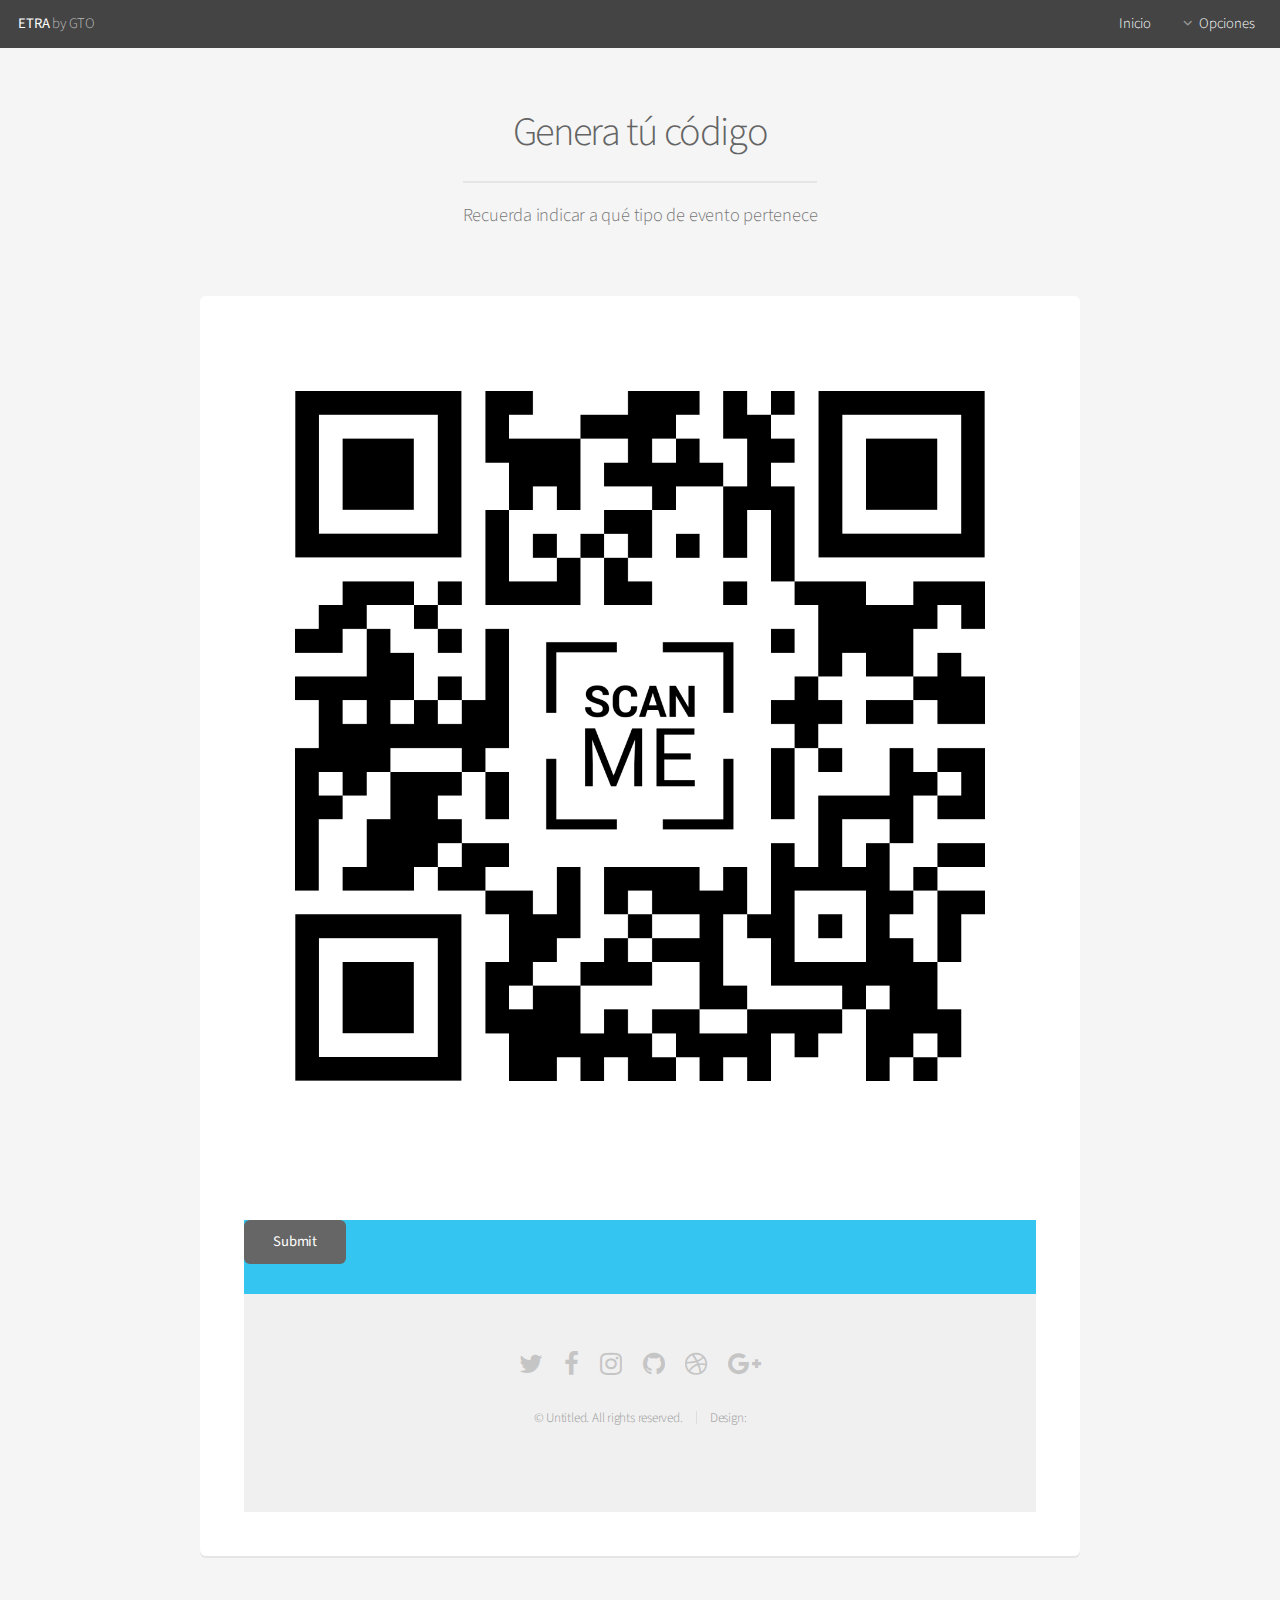
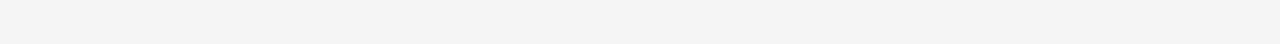
<file: QRgenerator.html>
<!DOCTYPE html>
<!DOCTYPE HTML>
<!--
	Alpha by HTML5 UP
	html5up.net | @ajlkn
	Free for personal and commercial use under the CCA 3.0 license (html5up.net/license)
-->
<html>
	<head>
		<title>Generic - Alpha by HTML5 UP</title>
		<meta charset="utf-8" />
		<meta name="viewport" content="width=device-width, initial-scale=1" />
		<!--[if lte IE 8]><script src="assets/js/ie/html5shiv.js"></script><![endif]-->
		<link rel="stylesheet" href="assets/css/main.css" />
		<!--[if lte IE 8]><link rel="stylesheet" href="assets/css/ie8.css" /><![endif]-->
	</head>
	<body>
		<div id="page-wrapper">

			<!-- Header -->
				<header id="header">
					<h1><a href="index.html">ETRA</a> by GTO</h1>
					<nav id="nav">
						<ul>
							<li><a href="index.html">Inicio</a></li>
							<li>
								<a href="#" class="icon fa-angle-down">Opciones</a>
								<ul>
									<li><a href="generic.html">Mapa</a></li>
									<li><a href="contact.html">Registro</a></li>
									<li><a href="elements.html">Recompensas</a></li>
                  <li>
										<a href="index.html">Administrador</a>
										<ul>
											<li><a href="QRgenerator.html">Generador de código QR</a></li>
											<li><a href="manager.html">Estadísticas de tu recinto</a></li>
										</ul>
							</li>
							<li><a href="contact.html" class="button">Regístrate</a></li>
						</ul>
					</nav>
				</header>

			<!-- Main -->
				<section id="main" class="container">
					<header>
            <h2>Genera tú código</h2>
            <p>Recuerda indicar a qué tipo de evento pertenece</p>
					</header>
					<div class="box">
						<span class="image featured"><img src="images/QR.png" /></span>
						<!--<h3>Guanajuato, Gto.</h3>
						<p>Guanajuato es un centro cultural por excelencia en México. Lleno de historia y arquitectura excepcional y de alguna manera atrapado en una bella época, que invita al que la conoce a disfrutar de sus calles, museos, y el reconocido Festival Cervantino que año con año se lleva a cabo.
							Guanajuato es la capital del estado del mismo nombre y te invita a venir a descubrirlo.</P> -->
              <header style = background-color:#35C5F1; padding-left:15px ; padding-right:15px ; padding-top:10px ; padding-bottom:10px;>






                <body onload="loadGraph()">
                    <form action='https://chart.googleapis.com/chart' method='POST' id='post_form'
                          onsubmit="this.action = 'https://chart.googleapis.com/chart?chid=' + (new Date()).getMilliseconds(); return true;">  <input type='hidden' name='cht' value='qr' />
                      <input type='hidden' name='cht' value='qr' />
                      <input type='hidden' name='chs' value='300x300' />
                      <input type='hidden' name='chl' value='This is my QR code' />
                      <input type='submit'  />
                    </form>
                  </body>







              <!--  <nav>
                  <a onclick="setup()" href = "javascript:void(0);"> Generar código QR </a>
                </nav>
              </header>
                <div class="6u 12u(mobilep)">
                  <span class=""><img src="QR.png" alt="" /></span>
                  ""<h3></h3>
                  <p></p>
                </div>
              </div>
            </div>
          </section> -->


			<!-- Footer -->
				<footer id="footer">
					<ul class="icons">
						<li><a href="#" class="icon fa-twitter"><span class="label">Twitter</span></a></li>
						<li><a href="#" class="icon fa-facebook"><span class="label">Facebook</span></a></li>
						<li><a href="#" class="icon fa-instagram"><span class="label">Instagram</span></a></li>
						<li><a href="#" class="icon fa-github"><span class="label">Github</span></a></li>
						<li><a href="#" class="icon fa-dribbble"><span class="label">Dribbble</span></a></li>
						<li><a href="#" class="icon fa-google-plus"><span class="label">Google+</span></a></li>
					</ul>
					<ul class="copyright">
							<li>&copy; Untitled. All rights reserved.</li><li>Design: <a href="#"GTO</a></li>
					</ul>
				</footer>

		</div>

		<!-- Scripts -->
			<script src="assets/js/jquery.min.js"></script>
			<script src="assets/js/jquery.dropotron.min.js"></script>
			<script src="assets/js/jquery.scrollgress.min.js"></script>
			<script src="assets/js/skel.min.js"></script>
			<script src="assets/js/util.js"></script>
			<!--[if lte IE 8]><script src="assets/js/ie/respond.min.js"></script><![endif]-->
			<script src="assets/js/main.js"></script>

	</body>
</html>
</file>
<file: assets/css/ie8.css>
/*
	Alpha by HTML5 UP
	html5up.net | @ajlkn
	Free for personal and commercial use under the CCA 3.0 license (html5up.net/license)
*/

/* Basic */

	pre, code {
		position: relative;
		-ms-behavior: url("assets/js/ie/PIE.htc");
	}

/* Form */

	input[type="text"],
	input[type="password"],
	input[type="email"],
	select,
	textarea {
		position: relative;
		-ms-behavior: url("assets/js/ie/PIE.htc");
		line-height: 3em;
	}

	input[type="checkbox"],
	input[type="radio"] {
		opacity: 1;
		z-index: auto;
	}

		input[type="checkbox"] + label:before,
		input[type="radio"] + label:before {
			display: none;
		}

/* Button */

	input[type="submit"],
	input[type="reset"],
	input[type="button"],
	.button {
		position: relative;
		-ms-behavior: url("assets/js/ie/PIE.htc");
	}

		input[type="submit"].alt,
		input[type="reset"].alt,
		input[type="button"].alt,
		.button.alt {
			border: solid 2px #e5e5e5;
		}

/* Box */

	.box {
		position: relative;
		-ms-behavior: url("assets/js/ie/PIE.htc");
	}

		.box .image.featured {
			margin: 2em 0;
			width: 100%;
		}

/* Icon */

	.icon.major {
		position: relative;
		-ms-behavior: url("assets/js/ie/PIE.htc");
	}

/* Image */

	.image {
		position: relative;
		-ms-behavior: url("assets/js/ie/PIE.htc");
	}

		.image img {
			position: relative;
			-ms-behavior: url("assets/js/ie/PIE.htc");
		}

/* Header */

	#header nav > ul > li a {
		color: #fff;
		display: inline-block;
		text-decoration: none;
		border: 0;
	}

		#header nav > ul > li a.icon:before {
			color: #fff;
			margin-right: 0.5em;
		}

	#header.alt {
		color: #fff;
	}

		#header.alt nav > ul > li a:not(.button).icon:before {
			color: rgba(255, 255, 255, 0.75);
		}

		#header.alt nav > ul > li.active a:not(.button) {
			background-color: rgba(255, 255, 255, 0.2);
		}

	.dropotron {
		border: solid 1px #e5e5e5;
	}

		.dropotron.level-0 {
			margin-top: 0;
		}

			.dropotron.level-0:before {
				display: none;
			}

/* Banner */

	#banner {
		background-attachment: scroll;
		background-image: url("../../images/banner.jpg");
		background-position: auto;
		background-repeat: no-repeat;
		background-size: cover;
		-ms-behavior: url("assets/js/ie/backgroundsize.min.htc");
	}

		#banner input[type="submit"],
		#banner input[type="reset"],
		#banner input[type="button"],
		#banner .button {
			border: solid 2px #fff;
		}

/* Main */

	#main {
		position: relative;
		z-index: 1;
	}

/* CTA */

	#cta input[type="text"],
	#cta input[type="password"],
	#cta input[type="email"],
	#cta select,
	#cta textarea {
		background: #e89980;
		border: solid 2px #fff;
	}

	#cta .formerize-placeholder {
		color: #fff !important;
	}
</file>
<file: assets/css/main.css>
@import url("font-awesome.min.css");
@import url("https://fonts.googleapis.com/css?family=Source+Sans+Pro:300,400,300italic,400italic");

/*
	Alpha by HTML5 UP
	html5up.net | @ajlkn
	Free for personal and commercial use under the CCA 3.0 license (html5up.net/license)
*/

/* Reset */

	html, body, div, span, applet, object, iframe, h1, h2, h3, h4, h5, h6, p, blockquote, pre, a, abbr, acronym, address, big, cite, code, del, dfn, em, img, ins, kbd, q, s, samp, small, strike, strong, sub, sup, tt, var, b, u, i, center, dl, dt, dd, ol, ul, li, fieldset, form, label, legend, table, caption, tbody, tfoot, thead, tr, th, td, article, aside, canvas, details, embed, figure, figcaption, footer, header, hgroup, menu, nav, output, ruby, section, summary, time, mark, audio, video {
		margin: 0;
		padding: 0;
		border: 0;
		font-size: 100%;
		font: inherit;
		vertical-align: baseline;
	}

	article, aside, details, figcaption, figure, footer, header, hgroup, menu, nav, section {
		display: block;
	}

	body {
		line-height: 1;
	}

	ol, ul {
		list-style: none;
	}

	blockquote, q {
		quotes: none;
	}

	blockquote:before, blockquote:after, q:before, q:after {
		content: '';
		content: none;
	}

	table {
		border-collapse: collapse;
		border-spacing: 0;
	}

	body {
		-webkit-text-size-adjust: none;
	}

/* Box Model */

	*, *:before, *:after {
		-moz-box-sizing: border-box;
		-webkit-box-sizing: border-box;
		box-sizing: border-box;
	}

/* Containers */

	.container {
		margin-left: auto;
		margin-right: auto;
	}

	.container.\31 25\25 {
		width: 100%;
		max-width: 75em;
		min-width: 60em;
	}

	.container.\37 5\25 {
		width: 45em;
	}

	.container.\35 0\25 {
		width: 30em;
	}

	.container.\32 5\25 {
		width: 15em;
	}

	.container {
		width: 60em;
	}

	@media screen and (max-width: 1680px) {

		.container.\31 25\25 {
			width: 100%;
			max-width: 75em;
			min-width: 60em;
		}

		.container.\37 5\25 {
			width: 45em;
		}

		.container.\35 0\25 {
			width: 30em;
		}

		.container.\32 5\25 {
			width: 15em;
		}

		.container {
			width: 60em;
		}

	}

	@media screen and (max-width: 1280px) {

		.container.\31 25\25 {
			width: 100%;
			max-width: 75em;
			min-width: 60em;
		}

		.container.\37 5\25 {
			width: 45em;
		}

		.container.\35 0\25 {
			width: 30em;
		}

		.container.\32 5\25 {
			width: 15em;
		}

		.container {
			width: 60em;
		}

	}

	@media screen and (max-width: 980px) {

		.container.\31 25\25 {
			width: 100%;
			max-width: 112.5%;
			min-width: 90%;
		}

		.container.\37 5\25 {
			width: 67.5%;
		}

		.container.\35 0\25 {
			width: 45%;
		}

		.container.\32 5\25 {
			width: 22.5%;
		}

		.container {
			width: 90%;
		}

	}

	@media screen and (max-width: 840px) {

		.container.\31 25\25 {
			width: 100%;
			max-width: 112.5%;
			min-width: 90%;
		}

		.container.\37 5\25 {
			width: 67.5%;
		}

		.container.\35 0\25 {
			width: 45%;
		}

		.container.\32 5\25 {
			width: 22.5%;
		}

		.container {
			width: 90% !important;
		}

	}

	@media screen and (max-width: 736px) {

		.container.\31 25\25 {
			width: 100%;
			max-width: 125%;
			min-width: 100%;
		}

		.container.\37 5\25 {
			width: 75%;
		}

		.container.\35 0\25 {
			width: 50%;
		}

		.container.\32 5\25 {
			width: 25%;
		}

		.container {
			width: 100% !important;
		}

	}

	@media screen and (max-width: 480px) {

		.container.\31 25\25 {
			width: 100%;
			max-width: 125%;
			min-width: 100%;
		}

		.container.\37 5\25 {
			width: 75%;
		}

		.container.\35 0\25 {
			width: 50%;
		}

		.container.\32 5\25 {
			width: 25%;
		}

		.container {
			width: 100% !important;
		}

	}

/* Grid */

	.row {
		border-bottom: solid 1px transparent;
		-moz-box-sizing: border-box;
		-webkit-box-sizing: border-box;
		box-sizing: border-box;
	}

	.row > * {
		float: left;
		-moz-box-sizing: border-box;
		-webkit-box-sizing: border-box;
		box-sizing: border-box;
	}

	.row:after, .row:before {
		content: '';
		display: block;
		clear: both;
		height: 0;
	}

	.row.uniform > * > :first-child {
		margin-top: 0;
	}

	.row.uniform > * > :last-child {
		margin-bottom: 0;
	}

	.row.\30 \25 > * {
		padding: 0 0 0 0em;
	}

	.row.\30 \25 {
		margin: 0 0 -1px 0em;
	}

	.row.uniform.\30 \25 > * {
		padding: 0em 0 0 0em;
	}

	.row.uniform.\30 \25 {
		margin: 0em 0 -1px 0em;
	}

	.row > * {
		padding: 0 0 0 2em;
	}

	.row {
		margin: 0 0 -1px -2em;
	}

	.row.uniform > * {
		padding: 2em 0 0 2em;
	}

	.row.uniform {
		margin: -2em 0 -1px -2em;
	}

	.row.\32 00\25 > * {
		padding: 0 0 0 4em;
	}

	.row.\32 00\25 {
		margin: 0 0 -1px -4em;
	}

	.row.uniform.\32 00\25 > * {
		padding: 4em 0 0 4em;
	}

	.row.uniform.\32 00\25 {
		margin: -4em 0 -1px -4em;
	}

	.row.\31 50\25 > * {
		padding: 0 0 0 3em;
	}

	.row.\31 50\25 {
		margin: 0 0 -1px -3em;
	}

	.row.uniform.\31 50\25 > * {
		padding: 3em 0 0 3em;
	}

	.row.uniform.\31 50\25 {
		margin: -3em 0 -1px -3em;
	}

	.row.\35 0\25 > * {
		padding: 0 0 0 1em;
	}

	.row.\35 0\25 {
		margin: 0 0 -1px -1em;
	}

	.row.uniform.\35 0\25 > * {
		padding: 1em 0 0 1em;
	}

	.row.uniform.\35 0\25 {
		margin: -1em 0 -1px -1em;
	}

	.row.\32 5\25 > * {
		padding: 0 0 0 0.5em;
	}

	.row.\32 5\25 {
		margin: 0 0 -1px -0.5em;
	}

	.row.uniform.\32 5\25 > * {
		padding: 0.5em 0 0 0.5em;
	}

	.row.uniform.\32 5\25 {
		margin: -0.5em 0 -1px -0.5em;
	}

	.\31 2u, .\31 2u\24 {
		width: 100%;
		clear: none;
		margin-left: 0;
	}

	.\31 1u, .\31 1u\24 {
		width: 91.6666666667%;
		clear: none;
		margin-left: 0;
	}

	.\31 0u, .\31 0u\24 {
		width: 83.3333333333%;
		clear: none;
		margin-left: 0;
	}

	.\39 u, .\39 u\24 {
		width: 75%;
		clear: none;
		margin-left: 0;
	}

	.\38 u, .\38 u\24 {
		width: 66.6666666667%;
		clear: none;
		margin-left: 0;
	}

	.\37 u, .\37 u\24 {
		width: 58.3333333333%;
		clear: none;
		margin-left: 0;
	}

	.\36 u, .\36 u\24 {
		width: 50%;
		clear: none;
		margin-left: 0;
	}

	.\35 u, .\35 u\24 {
		width: 41.6666666667%;
		clear: none;
		margin-left: 0;
	}

	.\34 u, .\34 u\24 {
		width: 33.3333333333%;
		clear: none;
		margin-left: 0;
	}

	.\33 u, .\33 u\24 {
		width: 25%;
		clear: none;
		margin-left: 0;
	}

	.\32 u, .\32 u\24 {
		width: 16.6666666667%;
		clear: none;
		margin-left: 0;
	}

	.\31 u, .\31 u\24 {
		width: 8.3333333333%;
		clear: none;
		margin-left: 0;
	}

	.\31 2u\24 + *,
	.\31 1u\24 + *,
	.\31 0u\24 + *,
	.\39 u\24 + *,
	.\38 u\24 + *,
	.\37 u\24 + *,
	.\36 u\24 + *,
	.\35 u\24 + *,
	.\34 u\24 + *,
	.\33 u\24 + *,
	.\32 u\24 + *,
	.\31 u\24 + * {
		clear: left;
	}

	.\-11u {
		margin-left: 91.66667%;
	}

	.\-10u {
		margin-left: 83.33333%;
	}

	.\-9u {
		margin-left: 75%;
	}

	.\-8u {
		margin-left: 66.66667%;
	}

	.\-7u {
		margin-left: 58.33333%;
	}

	.\-6u {
		margin-left: 50%;
	}

	.\-5u {
		margin-left: 41.66667%;
	}

	.\-4u {
		margin-left: 33.33333%;
	}

	.\-3u {
		margin-left: 25%;
	}

	.\-2u {
		margin-left: 16.66667%;
	}

	.\-1u {
		margin-left: 8.33333%;
	}

	@media screen and (max-width: 1680px) {

		.row > * {
			padding: 0 0 0 2em;
		}

		.row {
			margin: 0 0 -1px -2em;
		}

		.row.uniform > * {
			padding: 2em 0 0 2em;
		}

		.row.uniform {
			margin: -2em 0 -1px -2em;
		}

		.row.\32 00\25 > * {
			padding: 0 0 0 4em;
		}

		.row.\32 00\25 {
			margin: 0 0 -1px -4em;
		}

		.row.uniform.\32 00\25 > * {
			padding: 4em 0 0 4em;
		}

		.row.uniform.\32 00\25 {
			margin: -4em 0 -1px -4em;
		}

		.row.\31 50\25 > * {
			padding: 0 0 0 3em;
		}

		.row.\31 50\25 {
			margin: 0 0 -1px -3em;
		}

		.row.uniform.\31 50\25 > * {
			padding: 3em 0 0 3em;
		}

		.row.uniform.\31 50\25 {
			margin: -3em 0 -1px -3em;
		}

		.row.\35 0\25 > * {
			padding: 0 0 0 1em;
		}

		.row.\35 0\25 {
			margin: 0 0 -1px -1em;
		}

		.row.uniform.\35 0\25 > * {
			padding: 1em 0 0 1em;
		}

		.row.uniform.\35 0\25 {
			margin: -1em 0 -1px -1em;
		}

		.row.\32 5\25 > * {
			padding: 0 0 0 0.5em;
		}

		.row.\32 5\25 {
			margin: 0 0 -1px -0.5em;
		}

		.row.uniform.\32 5\25 > * {
			padding: 0.5em 0 0 0.5em;
		}

		.row.uniform.\32 5\25 {
			margin: -0.5em 0 -1px -0.5em;
		}

		.\31 2u\28wide\29, .\31 2u\24\28wide\29 {
			width: 100%;
			clear: none;
			margin-left: 0;
		}

		.\31 1u\28wide\29, .\31 1u\24\28wide\29 {
			width: 91.6666666667%;
			clear: none;
			margin-left: 0;
		}

		.\31 0u\28wide\29, .\31 0u\24\28wide\29 {
			width: 83.3333333333%;
			clear: none;
			margin-left: 0;
		}

		.\39 u\28wide\29, .\39 u\24\28wide\29 {
			width: 75%;
			clear: none;
			margin-left: 0;
		}

		.\38 u\28wide\29, .\38 u\24\28wide\29 {
			width: 66.6666666667%;
			clear: none;
			margin-left: 0;
		}

		.\37 u\28wide\29, .\37 u\24\28wide\29 {
			width: 58.3333333333%;
			clear: none;
			margin-left: 0;
		}

		.\36 u\28wide\29, .\36 u\24\28wide\29 {
			width: 50%;
			clear: none;
			margin-left: 0;
		}

		.\35 u\28wide\29, .\35 u\24\28wide\29 {
			width: 41.6666666667%;
			clear: none;
			margin-left: 0;
		}

		.\34 u\28wide\29, .\34 u\24\28wide\29 {
			width: 33.3333333333%;
			clear: none;
			margin-left: 0;
		}

		.\33 u\28wide\29, .\33 u\24\28wide\29 {
			width: 25%;
			clear: none;
			margin-left: 0;
		}

		.\32 u\28wide\29, .\32 u\24\28wide\29 {
			width: 16.6666666667%;
			clear: none;
			margin-left: 0;
		}

		.\31 u\28wide\29, .\31 u\24\28wide\29 {
			width: 8.3333333333%;
			clear: none;
			margin-left: 0;
		}

		.\31 2u\24\28wide\29 + *,
		.\31 1u\24\28wide\29 + *,
		.\31 0u\24\28wide\29 + *,
		.\39 u\24\28wide\29 + *,
		.\38 u\24\28wide\29 + *,
		.\37 u\24\28wide\29 + *,
		.\36 u\24\28wide\29 + *,
		.\35 u\24\28wide\29 + *,
		.\34 u\24\28wide\29 + *,
		.\33 u\24\28wide\29 + *,
		.\32 u\24\28wide\29 + *,
		.\31 u\24\28wide\29 + * {
			clear: left;
		}

		.\-11u\28wide\29 {
			margin-left: 91.66667%;
		}

		.\-10u\28wide\29 {
			margin-left: 83.33333%;
		}

		.\-9u\28wide\29 {
			margin-left: 75%;
		}

		.\-8u\28wide\29 {
			margin-left: 66.66667%;
		}

		.\-7u\28wide\29 {
			margin-left: 58.33333%;
		}

		.\-6u\28wide\29 {
			margin-left: 50%;
		}

		.\-5u\28wide\29 {
			margin-left: 41.66667%;
		}

		.\-4u\28wide\29 {
			margin-left: 33.33333%;
		}

		.\-3u\28wide\29 {
			margin-left: 25%;
		}

		.\-2u\28wide\29 {
			margin-left: 16.66667%;
		}

		.\-1u\28wide\29 {
			margin-left: 8.33333%;
		}

	}

	@media screen and (max-width: 1280px) {

		.row > * {
			padding: 0 0 0 2em;
		}

		.row {
			margin: 0 0 -1px -2em;
		}

		.row.uniform > * {
			padding: 2em 0 0 2em;
		}

		.row.uniform {
			margin: -2em 0 -1px -2em;
		}

		.row.\32 00\25 > * {
			padding: 0 0 0 4em;
		}

		.row.\32 00\25 {
			margin: 0 0 -1px -4em;
		}

		.row.uniform.\32 00\25 > * {
			padding: 4em 0 0 4em;
		}

		.row.uniform.\32 00\25 {
			margin: -4em 0 -1px -4em;
		}

		.row.\31 50\25 > * {
			padding: 0 0 0 3em;
		}

		.row.\31 50\25 {
			margin: 0 0 -1px -3em;
		}

		.row.uniform.\31 50\25 > * {
			padding: 3em 0 0 3em;
		}

		.row.uniform.\31 50\25 {
			margin: -3em 0 -1px -3em;
		}

		.row.\35 0\25 > * {
			padding: 0 0 0 1em;
		}

		.row.\35 0\25 {
			margin: 0 0 -1px -1em;
		}

		.row.uniform.\35 0\25 > * {
			padding: 1em 0 0 1em;
		}

		.row.uniform.\35 0\25 {
			margin: -1em 0 -1px -1em;
		}

		.row.\32 5\25 > * {
			padding: 0 0 0 0.5em;
		}

		.row.\32 5\25 {
			margin: 0 0 -1px -0.5em;
		}

		.row.uniform.\32 5\25 > * {
			padding: 0.5em 0 0 0.5em;
		}

		.row.uniform.\32 5\25 {
			margin: -0.5em 0 -1px -0.5em;
		}

		.\31 2u\28normal\29, .\31 2u\24\28normal\29 {
			width: 100%;
			clear: none;
			margin-left: 0;
		}

		.\31 1u\28normal\29, .\31 1u\24\28normal\29 {
			width: 91.6666666667%;
			clear: none;
			margin-left: 0;
		}

		.\31 0u\28normal\29, .\31 0u\24\28normal\29 {
			width: 83.3333333333%;
			clear: none;
			margin-left: 0;
		}

		.\39 u\28normal\29, .\39 u\24\28normal\29 {
			width: 75%;
			clear: none;
			margin-left: 0;
		}

		.\38 u\28normal\29, .\38 u\24\28normal\29 {
			width: 66.6666666667%;
			clear: none;
			margin-left: 0;
		}

		.\37 u\28normal\29, .\37 u\24\28normal\29 {
			width: 58.3333333333%;
			clear: none;
			margin-left: 0;
		}

		.\36 u\28normal\29, .\36 u\24\28normal\29 {
			width: 50%;
			clear: none;
			margin-left: 0;
		}

		.\35 u\28normal\29, .\35 u\24\28normal\29 {
			width: 41.6666666667%;
			clear: none;
			margin-left: 0;
		}

		.\34 u\28normal\29, .\34 u\24\28normal\29 {
			width: 33.3333333333%;
			clear: none;
			margin-left: 0;
		}

		.\33 u\28normal\29, .\33 u\24\28normal\29 {
			width: 25%;
			clear: none;
			margin-left: 0;
		}

		.\32 u\28normal\29, .\32 u\24\28normal\29 {
			width: 16.6666666667%;
			clear: none;
			margin-left: 0;
		}

		.\31 u\28normal\29, .\31 u\24\28normal\29 {
			width: 8.3333333333%;
			clear: none;
			margin-left: 0;
		}

		.\31 2u\24\28normal\29 + *,
		.\31 1u\24\28normal\29 + *,
		.\31 0u\24\28normal\29 + *,
		.\39 u\24\28normal\29 + *,
		.\38 u\24\28normal\29 + *,
		.\37 u\24\28normal\29 + *,
		.\36 u\24\28normal\29 + *,
		.\35 u\24\28normal\29 + *,
		.\34 u\24\28normal\29 + *,
		.\33 u\24\28normal\29 + *,
		.\32 u\24\28normal\29 + *,
		.\31 u\24\28normal\29 + * {
			clear: left;
		}

		.\-11u\28normal\29 {
			margin-left: 91.66667%;
		}

		.\-10u\28normal\29 {
			margin-left: 83.33333%;
		}

		.\-9u\28normal\29 {
			margin-left: 75%;
		}

		.\-8u\28normal\29 {
			margin-left: 66.66667%;
		}

		.\-7u\28normal\29 {
			margin-left: 58.33333%;
		}

		.\-6u\28normal\29 {
			margin-left: 50%;
		}

		.\-5u\28normal\29 {
			margin-left: 41.66667%;
		}

		.\-4u\28normal\29 {
			margin-left: 33.33333%;
		}

		.\-3u\28normal\29 {
			margin-left: 25%;
		}

		.\-2u\28normal\29 {
			margin-left: 16.66667%;
		}

		.\-1u\28normal\29 {
			margin-left: 8.33333%;
		}

	}

	@media screen and (max-width: 980px) {

		.row > * {
			padding: 0 0 0 2em;
		}

		.row {
			margin: 0 0 -1px -2em;
		}

		.row.uniform > * {
			padding: 2em 0 0 2em;
		}

		.row.uniform {
			margin: -2em 0 -1px -2em;
		}

		.row.\32 00\25 > * {
			padding: 0 0 0 4em;
		}

		.row.\32 00\25 {
			margin: 0 0 -1px -4em;
		}

		.row.uniform.\32 00\25 > * {
			padding: 4em 0 0 4em;
		}

		.row.uniform.\32 00\25 {
			margin: -4em 0 -1px -4em;
		}

		.row.\31 50\25 > * {
			padding: 0 0 0 3em;
		}

		.row.\31 50\25 {
			margin: 0 0 -1px -3em;
		}

		.row.uniform.\31 50\25 > * {
			padding: 3em 0 0 3em;
		}

		.row.uniform.\31 50\25 {
			margin: -3em 0 -1px -3em;
		}

		.row.\35 0\25 > * {
			padding: 0 0 0 1em;
		}

		.row.\35 0\25 {
			margin: 0 0 -1px -1em;
		}

		.row.uniform.\35 0\25 > * {
			padding: 1em 0 0 1em;
		}

		.row.uniform.\35 0\25 {
			margin: -1em 0 -1px -1em;
		}

		.row.\32 5\25 > * {
			padding: 0 0 0 0.5em;
		}

		.row.\32 5\25 {
			margin: 0 0 -1px -0.5em;
		}

		.row.uniform.\32 5\25 > * {
			padding: 0.5em 0 0 0.5em;
		}

		.row.uniform.\32 5\25 {
			margin: -0.5em 0 -1px -0.5em;
		}

		.\31 2u\28narrow\29, .\31 2u\24\28narrow\29 {
			width: 100%;
			clear: none;
			margin-left: 0;
		}

		.\31 1u\28narrow\29, .\31 1u\24\28narrow\29 {
			width: 91.6666666667%;
			clear: none;
			margin-left: 0;
		}

		.\31 0u\28narrow\29, .\31 0u\24\28narrow\29 {
			width: 83.3333333333%;
			clear: none;
			margin-left: 0;
		}

		.\39 u\28narrow\29, .\39 u\24\28narrow\29 {
			width: 75%;
			clear: none;
			margin-left: 0;
		}

		.\38 u\28narrow\29, .\38 u\24\28narrow\29 {
			width: 66.6666666667%;
			clear: none;
			margin-left: 0;
		}

		.\37 u\28narrow\29, .\37 u\24\28narrow\29 {
			width: 58.3333333333%;
			clear: none;
			margin-left: 0;
		}

		.\36 u\28narrow\29, .\36 u\24\28narrow\29 {
			width: 50%;
			clear: none;
			margin-left: 0;
		}

		.\35 u\28narrow\29, .\35 u\24\28narrow\29 {
			width: 41.6666666667%;
			clear: none;
			margin-left: 0;
		}

		.\34 u\28narrow\29, .\34 u\24\28narrow\29 {
			width: 33.3333333333%;
			clear: none;
			margin-left: 0;
		}

		.\33 u\28narrow\29, .\33 u\24\28narrow\29 {
			width: 25%;
			clear: none;
			margin-left: 0;
		}

		.\32 u\28narrow\29, .\32 u\24\28narrow\29 {
			width: 16.6666666667%;
			clear: none;
			margin-left: 0;
		}

		.\31 u\28narrow\29, .\31 u\24\28narrow\29 {
			width: 8.3333333333%;
			clear: none;
			margin-left: 0;
		}

		.\31 2u\24\28narrow\29 + *,
		.\31 1u\24\28narrow\29 + *,
		.\31 0u\24\28narrow\29 + *,
		.\39 u\24\28narrow\29 + *,
		.\38 u\24\28narrow\29 + *,
		.\37 u\24\28narrow\29 + *,
		.\36 u\24\28narrow\29 + *,
		.\35 u\24\28narrow\29 + *,
		.\34 u\24\28narrow\29 + *,
		.\33 u\24\28narrow\29 + *,
		.\32 u\24\28narrow\29 + *,
		.\31 u\24\28narrow\29 + * {
			clear: left;
		}

		.\-11u\28narrow\29 {
			margin-left: 91.66667%;
		}

		.\-10u\28narrow\29 {
			margin-left: 83.33333%;
		}

		.\-9u\28narrow\29 {
			margin-left: 75%;
		}

		.\-8u\28narrow\29 {
			margin-left: 66.66667%;
		}

		.\-7u\28narrow\29 {
			margin-left: 58.33333%;
		}

		.\-6u\28narrow\29 {
			margin-left: 50%;
		}

		.\-5u\28narrow\29 {
			margin-left: 41.66667%;
		}

		.\-4u\28narrow\29 {
			margin-left: 33.33333%;
		}

		.\-3u\28narrow\29 {
			margin-left: 25%;
		}

		.\-2u\28narrow\29 {
			margin-left: 16.66667%;
		}

		.\-1u\28narrow\29 {
			margin-left: 8.33333%;
		}

	}

	@media screen and (max-width: 840px) {

		.row > * {
			padding: 0 0 0 2em;
		}

		.row {
			margin: 0 0 -1px -2em;
		}

		.row.uniform > * {
			padding: 2em 0 0 2em;
		}

		.row.uniform {
			margin: -2em 0 -1px -2em;
		}

		.row.\32 00\25 > * {
			padding: 0 0 0 4em;
		}

		.row.\32 00\25 {
			margin: 0 0 -1px -4em;
		}

		.row.uniform.\32 00\25 > * {
			padding: 4em 0 0 4em;
		}

		.row.uniform.\32 00\25 {
			margin: -4em 0 -1px -4em;
		}

		.row.\31 50\25 > * {
			padding: 0 0 0 3em;
		}

		.row.\31 50\25 {
			margin: 0 0 -1px -3em;
		}

		.row.uniform.\31 50\25 > * {
			padding: 3em 0 0 3em;
		}

		.row.uniform.\31 50\25 {
			margin: -3em 0 -1px -3em;
		}

		.row.\35 0\25 > * {
			padding: 0 0 0 1em;
		}

		.row.\35 0\25 {
			margin: 0 0 -1px -1em;
		}

		.row.uniform.\35 0\25 > * {
			padding: 1em 0 0 1em;
		}

		.row.uniform.\35 0\25 {
			margin: -1em 0 -1px -1em;
		}

		.row.\32 5\25 > * {
			padding: 0 0 0 0.5em;
		}

		.row.\32 5\25 {
			margin: 0 0 -1px -0.5em;
		}

		.row.uniform.\32 5\25 > * {
			padding: 0.5em 0 0 0.5em;
		}

		.row.uniform.\32 5\25 {
			margin: -0.5em 0 -1px -0.5em;
		}

		.\31 2u\28narrower\29, .\31 2u\24\28narrower\29 {
			width: 100%;
			clear: none;
			margin-left: 0;
		}

		.\31 1u\28narrower\29, .\31 1u\24\28narrower\29 {
			width: 91.6666666667%;
			clear: none;
			margin-left: 0;
		}

		.\31 0u\28narrower\29, .\31 0u\24\28narrower\29 {
			width: 83.3333333333%;
			clear: none;
			margin-left: 0;
		}

		.\39 u\28narrower\29, .\39 u\24\28narrower\29 {
			width: 75%;
			clear: none;
			margin-left: 0;
		}

		.\38 u\28narrower\29, .\38 u\24\28narrower\29 {
			width: 66.6666666667%;
			clear: none;
			margin-left: 0;
		}

		.\37 u\28narrower\29, .\37 u\24\28narrower\29 {
			width: 58.3333333333%;
			clear: none;
			margin-left: 0;
		}

		.\36 u\28narrower\29, .\36 u\24\28narrower\29 {
			width: 50%;
			clear: none;
			margin-left: 0;
		}

		.\35 u\28narrower\29, .\35 u\24\28narrower\29 {
			width: 41.6666666667%;
			clear: none;
			margin-left: 0;
		}

		.\34 u\28narrower\29, .\34 u\24\28narrower\29 {
			width: 33.3333333333%;
			clear: none;
			margin-left: 0;
		}

		.\33 u\28narrower\29, .\33 u\24\28narrower\29 {
			width: 25%;
			clear: none;
			margin-left: 0;
		}

		.\32 u\28narrower\29, .\32 u\24\28narrower\29 {
			width: 16.6666666667%;
			clear: none;
			margin-left: 0;
		}

		.\31 u\28narrower\29, .\31 u\24\28narrower\29 {
			width: 8.3333333333%;
			clear: none;
			margin-left: 0;
		}

		.\31 2u\24\28narrower\29 + *,
		.\31 1u\24\28narrower\29 + *,
		.\31 0u\24\28narrower\29 + *,
		.\39 u\24\28narrower\29 + *,
		.\38 u\24\28narrower\29 + *,
		.\37 u\24\28narrower\29 + *,
		.\36 u\24\28narrower\29 + *,
		.\35 u\24\28narrower\29 + *,
		.\34 u\24\28narrower\29 + *,
		.\33 u\24\28narrower\29 + *,
		.\32 u\24\28narrower\29 + *,
		.\31 u\24\28narrower\29 + * {
			clear: left;
		}

		.\-11u\28narrower\29 {
			margin-left: 91.66667%;
		}

		.\-10u\28narrower\29 {
			margin-left: 83.33333%;
		}

		.\-9u\28narrower\29 {
			margin-left: 75%;
		}

		.\-8u\28narrower\29 {
			margin-left: 66.66667%;
		}

		.\-7u\28narrower\29 {
			margin-left: 58.33333%;
		}

		.\-6u\28narrower\29 {
			margin-left: 50%;
		}

		.\-5u\28narrower\29 {
			margin-left: 41.66667%;
		}

		.\-4u\28narrower\29 {
			margin-left: 33.33333%;
		}

		.\-3u\28narrower\29 {
			margin-left: 25%;
		}

		.\-2u\28narrower\29 {
			margin-left: 16.66667%;
		}

		.\-1u\28narrower\29 {
			margin-left: 8.33333%;
		}

	}

	@media screen and (max-width: 736px) {

		.row > * {
			padding: 0 0 0 2em;
		}

		.row {
			margin: 0 0 -1px -2em;
		}

		.row.uniform > * {
			padding: 2em 0 0 2em;
		}

		.row.uniform {
			margin: -2em 0 -1px -2em;
		}

		.row.\32 00\25 > * {
			padding: 0 0 0 4em;
		}

		.row.\32 00\25 {
			margin: 0 0 -1px -4em;
		}

		.row.uniform.\32 00\25 > * {
			padding: 4em 0 0 4em;
		}

		.row.uniform.\32 00\25 {
			margin: -4em 0 -1px -4em;
		}

		.row.\31 50\25 > * {
			padding: 0 0 0 3em;
		}

		.row.\31 50\25 {
			margin: 0 0 -1px -3em;
		}

		.row.uniform.\31 50\25 > * {
			padding: 3em 0 0 3em;
		}

		.row.uniform.\31 50\25 {
			margin: -3em 0 -1px -3em;
		}

		.row.\35 0\25 > * {
			padding: 0 0 0 1em;
		}

		.row.\35 0\25 {
			margin: 0 0 -1px -1em;
		}

		.row.uniform.\35 0\25 > * {
			padding: 1em 0 0 1em;
		}

		.row.uniform.\35 0\25 {
			margin: -1em 0 -1px -1em;
		}

		.row.\32 5\25 > * {
			padding: 0 0 0 0.5em;
		}

		.row.\32 5\25 {
			margin: 0 0 -1px -0.5em;
		}

		.row.uniform.\32 5\25 > * {
			padding: 0.5em 0 0 0.5em;
		}

		.row.uniform.\32 5\25 {
			margin: -0.5em 0 -1px -0.5em;
		}

		.\31 2u\28mobile\29, .\31 2u\24\28mobile\29 {
			width: 100%;
			clear: none;
			margin-left: 0;
		}

		.\31 1u\28mobile\29, .\31 1u\24\28mobile\29 {
			width: 91.6666666667%;
			clear: none;
			margin-left: 0;
		}

		.\31 0u\28mobile\29, .\31 0u\24\28mobile\29 {
			width: 83.3333333333%;
			clear: none;
			margin-left: 0;
		}

		.\39 u\28mobile\29, .\39 u\24\28mobile\29 {
			width: 75%;
			clear: none;
			margin-left: 0;
		}

		.\38 u\28mobile\29, .\38 u\24\28mobile\29 {
			width: 66.6666666667%;
			clear: none;
			margin-left: 0;
		}

		.\37 u\28mobile\29, .\37 u\24\28mobile\29 {
			width: 58.3333333333%;
			clear: none;
			margin-left: 0;
		}

		.\36 u\28mobile\29, .\36 u\24\28mobile\29 {
			width: 50%;
			clear: none;
			margin-left: 0;
		}

		.\35 u\28mobile\29, .\35 u\24\28mobile\29 {
			width: 41.6666666667%;
			clear: none;
			margin-left: 0;
		}

		.\34 u\28mobile\29, .\34 u\24\28mobile\29 {
			width: 33.3333333333%;
			clear: none;
			margin-left: 0;
		}

		.\33 u\28mobile\29, .\33 u\24\28mobile\29 {
			width: 25%;
			clear: none;
			margin-left: 0;
		}

		.\32 u\28mobile\29, .\32 u\24\28mobile\29 {
			width: 16.6666666667%;
			clear: none;
			margin-left: 0;
		}

		.\31 u\28mobile\29, .\31 u\24\28mobile\29 {
			width: 8.3333333333%;
			clear: none;
			margin-left: 0;
		}

		.\31 2u\24\28mobile\29 + *,
		.\31 1u\24\28mobile\29 + *,
		.\31 0u\24\28mobile\29 + *,
		.\39 u\24\28mobile\29 + *,
		.\38 u\24\28mobile\29 + *,
		.\37 u\24\28mobile\29 + *,
		.\36 u\24\28mobile\29 + *,
		.\35 u\24\28mobile\29 + *,
		.\34 u\24\28mobile\29 + *,
		.\33 u\24\28mobile\29 + *,
		.\32 u\24\28mobile\29 + *,
		.\31 u\24\28mobile\29 + * {
			clear: left;
		}

		.\-11u\28mobile\29 {
			margin-left: 91.66667%;
		}

		.\-10u\28mobile\29 {
			margin-left: 83.33333%;
		}

		.\-9u\28mobile\29 {
			margin-left: 75%;
		}

		.\-8u\28mobile\29 {
			margin-left: 66.66667%;
		}

		.\-7u\28mobile\29 {
			margin-left: 58.33333%;
		}

		.\-6u\28mobile\29 {
			margin-left: 50%;
		}

		.\-5u\28mobile\29 {
			margin-left: 41.66667%;
		}

		.\-4u\28mobile\29 {
			margin-left: 33.33333%;
		}

		.\-3u\28mobile\29 {
			margin-left: 25%;
		}

		.\-2u\28mobile\29 {
			margin-left: 16.66667%;
		}

		.\-1u\28mobile\29 {
			margin-left: 8.33333%;
		}

	}

	@media screen and (max-width: 480px) {

		.row > * {
			padding: 0 0 0 2em;
		}

		.row {
			margin: 0 0 -1px -2em;
		}

		.row.uniform > * {
			padding: 2em 0 0 2em;
		}

		.row.uniform {
			margin: -2em 0 -1px -2em;
		}

		.row.\32 00\25 > * {
			padding: 0 0 0 4em;
		}

		.row.\32 00\25 {
			margin: 0 0 -1px -4em;
		}

		.row.uniform.\32 00\25 > * {
			padding: 4em 0 0 4em;
		}

		.row.uniform.\32 00\25 {
			margin: -4em 0 -1px -4em;
		}

		.row.\31 50\25 > * {
			padding: 0 0 0 3em;
		}

		.row.\31 50\25 {
			margin: 0 0 -1px -3em;
		}

		.row.uniform.\31 50\25 > * {
			padding: 3em 0 0 3em;
		}

		.row.uniform.\31 50\25 {
			margin: -3em 0 -1px -3em;
		}

		.row.\35 0\25 > * {
			padding: 0 0 0 1em;
		}

		.row.\35 0\25 {
			margin: 0 0 -1px -1em;
		}

		.row.uniform.\35 0\25 > * {
			padding: 1em 0 0 1em;
		}

		.row.uniform.\35 0\25 {
			margin: -1em 0 -1px -1em;
		}

		.row.\32 5\25 > * {
			padding: 0 0 0 0.5em;
		}

		.row.\32 5\25 {
			margin: 0 0 -1px -0.5em;
		}

		.row.uniform.\32 5\25 > * {
			padding: 0.5em 0 0 0.5em;
		}

		.row.uniform.\32 5\25 {
			margin: -0.5em 0 -1px -0.5em;
		}

		.\31 2u\28mobilep\29, .\31 2u\24\28mobilep\29 {
			width: 100%;
			clear: none;
			margin-left: 0;
		}

		.\31 1u\28mobilep\29, .\31 1u\24\28mobilep\29 {
			width: 91.6666666667%;
			clear: none;
			margin-left: 0;
		}

		.\31 0u\28mobilep\29, .\31 0u\24\28mobilep\29 {
			width: 83.3333333333%;
			clear: none;
			margin-left: 0;
		}

		.\39 u\28mobilep\29, .\39 u\24\28mobilep\29 {
			width: 75%;
			clear: none;
			margin-left: 0;
		}

		.\38 u\28mobilep\29, .\38 u\24\28mobilep\29 {
			width: 66.6666666667%;
			clear: none;
			margin-left: 0;
		}

		.\37 u\28mobilep\29, .\37 u\24\28mobilep\29 {
			width: 58.3333333333%;
			clear: none;
			margin-left: 0;
		}

		.\36 u\28mobilep\29, .\36 u\24\28mobilep\29 {
			width: 50%;
			clear: none;
			margin-left: 0;
		}

		.\35 u\28mobilep\29, .\35 u\24\28mobilep\29 {
			width: 41.6666666667%;
			clear: none;
			margin-left: 0;
		}

		.\34 u\28mobilep\29, .\34 u\24\28mobilep\29 {
			width: 33.3333333333%;
			clear: none;
			margin-left: 0;
		}

		.\33 u\28mobilep\29, .\33 u\24\28mobilep\29 {
			width: 25%;
			clear: none;
			margin-left: 0;
		}

		.\32 u\28mobilep\29, .\32 u\24\28mobilep\29 {
			width: 16.6666666667%;
			clear: none;
			margin-left: 0;
		}

		.\31 u\28mobilep\29, .\31 u\24\28mobilep\29 {
			width: 8.3333333333%;
			clear: none;
			margin-left: 0;
		}

		.\31 2u\24\28mobilep\29 + *,
		.\31 1u\24\28mobilep\29 + *,
		.\31 0u\24\28mobilep\29 + *,
		.\39 u\24\28mobilep\29 + *,
		.\38 u\24\28mobilep\29 + *,
		.\37 u\24\28mobilep\29 + *,
		.\36 u\24\28mobilep\29 + *,
		.\35 u\24\28mobilep\29 + *,
		.\34 u\24\28mobilep\29 + *,
		.\33 u\24\28mobilep\29 + *,
		.\32 u\24\28mobilep\29 + *,
		.\31 u\24\28mobilep\29 + * {
			clear: left;
		}

		.\-11u\28mobilep\29 {
			margin-left: 91.66667%;
		}

		.\-10u\28mobilep\29 {
			margin-left: 83.33333%;
		}

		.\-9u\28mobilep\29 {
			margin-left: 75%;
		}

		.\-8u\28mobilep\29 {
			margin-left: 66.66667%;
		}

		.\-7u\28mobilep\29 {
			margin-left: 58.33333%;
		}

		.\-6u\28mobilep\29 {
			margin-left: 50%;
		}

		.\-5u\28mobilep\29 {
			margin-left: 41.66667%;
		}

		.\-4u\28mobilep\29 {
			margin-left: 33.33333%;
		}

		.\-3u\28mobilep\29 {
			margin-left: 25%;
		}

		.\-2u\28mobilep\29 {
			margin-left: 16.66667%;
		}

		.\-1u\28mobilep\29 {
			margin-left: 8.33333%;
		}

	}

/* Basic */

	body {
		background: #f5f5f5;
	}

	body, input, select, textarea {
		color: #777;
		font-family: "Source Sans Pro", sans-serif;
		font-size: 16pt;
		font-weight: 300;
		line-height: 1.65em;
		letter-spacing: -0.015em;
	}

	a {
		-moz-transition: color 0.2s ease-in-out, border-bottom-color 0.2s ease-in-out;
		-webkit-transition: color 0.2s ease-in-out, border-bottom-color 0.2s ease-in-out;
		-ms-transition: color 0.2s ease-in-out, border-bottom-color 0.2s ease-in-out;
		transition: color 0.2s ease-in-out, border-bottom-color 0.2s ease-in-out;
		border-bottom: dotted 1px;
		color: #e89980;
		text-decoration: none;
	}

		a:hover {
			border-bottom-color: transparent;
		}

	strong, b {
		color: #646464;
		font-weight: 400;
	}

	em, i {
		font-style: italic;
	}

	p {
		margin: 0 0 2em 0;
	}

	h1, h2, h3, h4, h5, h6 {
		color: #646464;
		font-weight: 300;
		line-height: 1em;
		margin: 0 0 0.5em 0;
	}

		h1 a, h2 a, h3 a, h4 a, h5 a, h6 a {
			color: inherit;
			text-decoration: none;
		}

	h2 {
		font-size: 2.25em;
		line-height: 1.5em;
		letter-spacing: -0.035em;
	}

	h3 {
		font-size: 1.75em;
		line-height: 1.5em;
		letter-spacing: -0.025em;
	}

	h4 {
		font-size: 1.1em;
		line-height: 1.5em;
		letter-spacing: 0;
	}

	h5 {
		font-size: 0.9em;
		line-height: 1.5em;
		letter-spacing: 0;
	}

	h6 {
		font-size: 0.7em;
		line-height: 1.5em;
		letter-spacing: 0;
	}

	sub {
		font-size: 0.8em;
		position: relative;
		top: 0.5em;
	}

	sup {
		font-size: 0.8em;
		position: relative;
		top: -0.5em;
	}

	hr {
		border: 0;
		border-bottom: solid 2px #e5e5e5;
		margin: 2em 0;
	}

		hr.major {
			margin: 3em 0;
		}

	blockquote {
		border-left: solid 4px #e5e5e5;
		font-style: italic;
		margin: 0 0 2em 0;
		padding: 0.5em 0 0.5em 2em;
	}

	pre {
		-webkit-overflow-scrolling: touch;
		background: #f8f8f8;
		border-radius: 6px;
		border: solid 1px #e5e5e5;
		font-family: monospace;
		font-size: 0.9em;
		line-height: 1.75em;
		margin: 0 0 2em 0;
		overflow-x: auto;
		padding: 1em 1.5em;
	}

	code {
		background: #f8f8f8;
		border-radius: 6px;
		border: solid 1px #e5e5e5;
		font-family: monospace;
		font-size: 0.9em;
		margin: 0 0.25em;
		padding: 0.25em 0.65em;
	}

	.align-left {
		text-align: left;
	}

	.align-center {
		text-align: center;
	}

	.align-right {
		text-align: right;
	}

/* Section/Article */

	section.special, article.special {
		text-align: center;
	}

	header p {
		color: #999;
		position: relative;
		margin: 0 0 1.5em 0;
		font-style: italic;
	}

	header h2 + p {
		font-size: 1.25em;
		margin-top: -1em;
		line-height: 1.5em;
	}

	header h3 + p {
		font-size: 1.1em;
		margin-top: -0.85em;
		line-height: 1.5em;
	}

	header h4 + p,
	header h5 + p,
	header h6 + p {
		font-size: 0.8em;
		margin-top: -0.5em;
		line-height: 1.5em;
	}

	header.major {
		padding: 1em 0;
		text-align: center;
	}

		header.major h2 {
			margin: 0;
		}

		header.major p {
			display: inline-block;
			border-top: solid 2px #e5e5e5;
			color: #777;
			margin: 1.5em 0 0 0;
			padding: 1.5em 0 0 0;
			font-style: normal;
		}

/* Form */

	form {
		margin: 0 0 2em 0;
	}

	label {
		color: #646464;
		display: block;
		font-size: 0.9em;
		font-weight: 300;
		margin: 0 0 1em 0;
	}

	input[type="text"],
	input[type="password"],
	input[type="email"],
	select,
	textarea {
		-moz-appearance: none;
		-webkit-appearance: none;
		-ms-appearance: none;
		appearance: none;
		background: #f8f8f8;
		border-radius: 6px;
		border: solid 1px #e5e5e5;
		color: inherit;
		display: block;
		outline: 0;
		padding: 0 1em;
		text-decoration: none;
		width: 100%;
	}

		input[type="text"]:invalid,
		input[type="password"]:invalid,
		input[type="email"]:invalid,
		select:invalid,
		textarea:invalid {
			box-shadow: none;
		}

		input[type="text"]:focus,
		input[type="password"]:focus,
		input[type="email"]:focus,
		select:focus,
		textarea:focus {
			border-color: #e89980;
			box-shadow: 0 0 0 2px #e89980;
		}

	.select-wrapper {
		text-decoration: none;
		display: block;
		position: relative;
	}

		.select-wrapper:before {
			-moz-osx-font-smoothing: grayscale;
			-webkit-font-smoothing: antialiased;
			font-family: FontAwesome;
			font-style: normal;
			font-weight: normal;
			text-transform: none !important;
		}

		.select-wrapper:before {
			color: #e5e5e5;
			content: '\f078';
			display: block;
			height: 3em;
			line-height: 3em;
			pointer-events: none;
			position: absolute;
			right: 0;
			text-align: center;
			top: 0;
			width: 3em;
		}

		.select-wrapper select::-ms-expand {
			display: none;
		}

	input[type="text"],
	input[type="password"],
	input[type="email"],
	select {
		height: 3em;
	}

	textarea {
		padding: 0.75em 1em;
	}

	input[type="checkbox"],
	input[type="radio"] {
		-moz-appearance: none;
		-webkit-appearance: none;
		-ms-appearance: none;
		appearance: none;
		display: block;
		float: left;
		margin-right: -2em;
		opacity: 0;
		width: 1em;
		z-index: -1;
	}

		input[type="checkbox"] + label,
		input[type="radio"] + label {
			text-decoration: none;
			color: #777;
			cursor: pointer;
			display: inline-block;
			font-size: 1em;
			font-weight: 300;
			padding-left: 2.55em;
			padding-right: 0.75em;
			position: relative;
		}

			input[type="checkbox"] + label:before,
			input[type="radio"] + label:before {
				-moz-osx-font-smoothing: grayscale;
				-webkit-font-smoothing: antialiased;
				font-family: FontAwesome;
				font-style: normal;
				font-weight: normal;
				text-transform: none !important;
			}

			input[type="checkbox"] + label:before,
			input[type="radio"] + label:before {
				background: #f8f8f8;
				border-radius: 6px;
				border: solid 1px #e5e5e5;
				content: '';
				display: inline-block;
				height: 1.8em;
				left: 0;
				line-height: 1.725em;
				position: absolute;
				text-align: center;
				top: 0;
				width: 1.8em;
			}

		input[type="checkbox"]:checked + label:before,
		input[type="radio"]:checked + label:before {
			background: #666;
			border-color: #666;
			color: #ffffff;
			content: '\f00c';
		}

		input[type="checkbox"]:focus + label:before,
		input[type="radio"]:focus + label:before {
			border-color: #e89980;
			box-shadow: 0 0 0 1px #e89980;
		}

	input[type="checkbox"] + label:before {
		border-radius: 6px;
	}

	input[type="radio"] + label:before {
		border-radius: 100%;
	}

	::-webkit-input-placeholder {
		color: #999 !important;
		opacity: 1.0;
	}

	:-moz-placeholder {
		color: #999 !important;
		opacity: 1.0;
	}

	::-moz-placeholder {
		color: #999 !important;
		opacity: 1.0;
	}

	:-ms-input-placeholder {
		color: #999 !important;
		opacity: 1.0;
	}

	.formerize-placeholder {
		color: #999 !important;
		opacity: 1.0;
	}

/* Box */

	.box {
		background: #fff;
		border-radius: 6px;
		box-shadow: 0 2px 0 0 #e5e5e5;
		margin: 0 0 2em 0;
		padding: 3em;
	}

		.box > :last-child {
			margin-bottom: 0;
		}

		.box.alt {
			background: none !important;
			border-radius: 0 !important;
			box-shadow: none !important;
			margin: 0 0 2em 0;
			padding: 0 !important;
		}

		.box.features .features-row {
			border-top: solid 2px #e5e5e5;
			position: relative;
		}

			.box.features .features-row:after {
				clear: both;
				content: '';
				display: block;
			}

			.box.features .features-row section {
				float: left;
				padding: 3em;
				width: 50%;
			}

				.box.features .features-row section :last-child {
					margin-bottom: 0;
				}

				.box.features .features-row section:nth-child(2n) {
					padding-right: 0;
				}

					.box.features .features-row section:nth-child(2n):before {
						background: #e5e5e5;
						content: '';
						display: block;
						height: 100%;
						margin-left: -3em;
						position: absolute;
						top: 0;
						width: 2px;
					}

				.box.features .features-row section:nth-child(2n-1) {
					padding-left: 0;
				}

			.box.features .features-row:first-child {
				border-top: 0;
			}

				.box.features .features-row:first-child section {
					padding-top: 0;
				}

			.box.features .features-row:last-child {
				padding-bottom: 0;
			}

				.box.features .features-row:last-child section {
					padding-bottom: 0;
				}

		.box.special {
			text-align: center;
		}

		.box .image.featured {
			border-radius: 0;
			display: block;
			margin: 3em 0 3em -3em;
			position: relative;
			width: calc(100% + 6em);
		}

			.box .image.featured img {
				border-radius: 0;
				display: block;
				width: 100%;
			}

			.box .image.featured:first-child {
				border-radius: 6px 6px 0 0;
				margin-bottom: 3em;
				margin-top: -3em;
			}

				.box .image.featured:first-child img {
					border-radius: 6px 6px 0 0;
				}

			.box .image.featured:last-child {
				border-radius: 0 0 6px 6px;
				margin-bottom: -3em;
				margin-top: 3em;
			}

				.box .image.featured:last-child img {
					border-radius: 0 0 6px 6px;
				}

/* Icon */

	.icon {
		text-decoration: none;
		border-bottom: none;
		position: relative;
	}

		.icon:before {
			-moz-osx-font-smoothing: grayscale;
			-webkit-font-smoothing: antialiased;
			font-family: FontAwesome;
			font-style: normal;
			font-weight: normal;
			text-transform: none !important;
		}

		.icon > .label {
			display: none;
		}

		.icon.major {
			background: #666;
			border-radius: 100%;
			color: #ffffff;
			cursor: default;
			display: inline-block;
			height: 5.5em;
			line-height: 5.5em;
			margin: 0 0 2em 0;
			width: 5.5em;
		}

			.icon.major:before {
				font-size: 2.5em;
			}

			.icon.major.accent1 {
				background: #666;
				color: #ffffff;
			}

			.icon.major.accent2 {
				background: #e89980;
				color: #ffffff;
			}

			.icon.major.accent3 {
				background: #7fcdb8;
				color: #ffffff;
			}

			.icon.major.accent4 {
				background: #90b0ba;
				color: #ffffff;
			}

			.icon.major.accent5 {
				background: #e5cb95;
				color: #ffffff;
			}

/* Image */

	.image {
		border-radius: 6px;
		border: 0;
		display: inline-block;
		position: relative;
	}

		.image img {
			border-radius: 6px;
			display: block;
		}

		.image.left {
			float: left;
			padding: 0 1.5em 1em 0;
			top: 0.25em;
		}

		.image.right {
			float: right;
			padding: 0 0 1em 1.5em;
			top: 0.25em;
		}

		.image.fit {
			display: block;
			margin: 0 0 2em 0;
			width: 100%;
		}

			.image.fit img {
				display: block;
				width: 100%;
			}

/* List */

	ol {
		list-style: decimal;
		margin: 0 0 2em 0;
		padding-left: 1.25em;
	}

		ol li {
			padding-left: 0.25em;
		}

	ul {
		list-style: disc;
		margin: 0 0 2em 0;
		padding-left: 1em;
	}

		ul li {
			padding-left: 0.5em;
		}

		ul.alt {
			list-style: none;
			padding-left: 0;
		}

			ul.alt li {
				border-top: solid 1px #e5e5e5;
				padding: 0.5em 0;
			}

				ul.alt li:first-child {
					border-top: 0;
					padding-top: 0;
				}

		ul.icons {
			cursor: default;
			list-style: none;
			padding-left: 0;
		}

			ul.icons li {
				display: inline-block;
				padding: 0 1.25em 0 0;
			}

				ul.icons li:last-child {
					padding-right: 0;
				}

				ul.icons li .icon {
					color: inherit;
				}

					ul.icons li .icon:before {
						font-size: 1.75em;
					}

		ul.actions {
			cursor: default;
			list-style: none;
			padding-left: 0;
		}

			ul.actions li {
				display: inline-block;
				padding: 0 1em 0 0;
				vertical-align: middle;
			}

				ul.actions li:last-child {
					padding-right: 0;
				}

			ul.actions.small li {
				padding: 0 0.5em 0 0;
			}

			ul.actions.vertical li {
				display: block;
				padding: 1em 0 0 0;
			}

				ul.actions.vertical li:first-child {
					padding-top: 0;
				}

				ul.actions.vertical li > * {
					margin-bottom: 0;
				}

			ul.actions.vertical.small li {
				padding: 0.5em 0 0 0;
			}

				ul.actions.vertical.small li:first-child {
					padding-top: 0;
				}

			ul.actions.fit {
				display: table;
				margin-left: -1em;
				padding: 0;
				table-layout: fixed;
				width: calc(100% + 1em);
			}

				ul.actions.fit li {
					display: table-cell;
					padding: 0 0 0 1em;
				}

					ul.actions.fit li > * {
						margin-bottom: 0;
					}

				ul.actions.fit.small {
					margin-left: -0.5em;
					width: calc(100% + 0.5em);
				}

					ul.actions.fit.small li {
						padding: 0 0 0 0.5em;
					}

	dl {
		margin: 0 0 2em 0;
	}

/* Table */

	.table-wrapper {
		-webkit-overflow-scrolling: touch;
		overflow-x: auto;
	}

	table {
		margin: 0 0 2em 0;
		width: 100%;
	}

		table tbody tr {
			border: solid 1px #e5e5e5;
			border-left: 0;
			border-right: 0;
		}

			table tbody tr:nth-child(2n + 1) {
				background-color: #f8f8f8;
			}

		table td {
			padding: 0.75em 0.75em;
		}

		table th {
			color: #646464;
			font-size: 0.9em;
			font-weight: 300;
			padding: 0 0.75em 0.75em 0.75em;
			text-align: left;
		}

		table thead {
			border-bottom: solid 2px #e5e5e5;
		}

		table tfoot {
			border-top: solid 2px #e5e5e5;
		}

		table.alt {
			border-collapse: separate;
		}

			table.alt tbody tr td {
				border: solid 1px #e5e5e5;
				border-left-width: 0;
				border-top-width: 0;
			}

				table.alt tbody tr td:first-child {
					border-left-width: 1px;
				}

			table.alt tbody tr:first-child td {
				border-top-width: 1px;
			}

			table.alt thead {
				border-bottom: 0;
			}

			table.alt tfoot {
				border-top: 0;
			}

/* Button */

	input[type="submit"],
	input[type="reset"],
	input[type="button"],
	.button {
		-moz-appearance: none;
		-webkit-appearance: none;
		-ms-appearance: none;
		appearance: none;
		-moz-transition: background-color 0.2s ease-in-out, color 0.2s ease-in-out;
		-webkit-transition: background-color 0.2s ease-in-out, color 0.2s ease-in-out;
		-ms-transition: background-color 0.2s ease-in-out, color 0.2s ease-in-out;
		transition: background-color 0.2s ease-in-out, color 0.2s ease-in-out;
		background-color: #666;
		border-radius: 6px;
		border: 0;
		color: #ffffff;
		cursor: pointer;
		display: inline-block;
		font-weight: 400;
		height: 3em;
		line-height: 3em;
		padding: 0 2em;
		text-align: center;
		text-decoration: none;
		white-space: nowrap;
	}

		input[type="submit"]:hover,
		input[type="reset"]:hover,
		input[type="button"]:hover,
		.button:hover {
			background-color: #737373;
		}

		input[type="submit"]:active,
		input[type="reset"]:active,
		input[type="button"]:active,
		.button:active {
			background-color: #595959;
		}

		input[type="submit"].icon,
		input[type="reset"].icon,
		input[type="button"].icon,
		.button.icon {
			padding-left: 1.35em;
		}

			input[type="submit"].icon:before,
			input[type="reset"].icon:before,
			input[type="button"].icon:before,
			.button.icon:before {
				margin-right: 0.5em;
			}

		input[type="submit"].fit,
		input[type="reset"].fit,
		input[type="button"].fit,
		.button.fit {
			display: block;
			margin: 0 0 1em 0;
			width: 100%;
		}

		input[type="submit"].small,
		input[type="reset"].small,
		input[type="button"].small,
		.button.small {
			font-size: 0.8em;
			height: 2.7em;
			line-height: 2.7em;
		}

		input[type="submit"].big,
		input[type="reset"].big,
		input[type="button"].big,
		.button.big {
			font-size: 1.25em;
			height: 2.7em;
			line-height: 2.7em;
		}

		input[type="submit"].alt,
		input[type="reset"].alt,
		input[type="button"].alt,
		.button.alt {
			background-color: transparent;
			box-shadow: inset 0 0 0 2px #e5e5e5;
			color: #777;
		}

			input[type="submit"].alt:hover,
			input[type="reset"].alt:hover,
			input[type="button"].alt:hover,
			.button.alt:hover {
				background-color: #f8f8f8;
			}

			input[type="submit"].alt:active,
			input[type="reset"].alt:active,
			input[type="button"].alt:active,
			.button.alt:active {
				background-color: #f0f0f0;
			}

			input[type="submit"].alt.icon:before,
			input[type="reset"].alt.icon:before,
			input[type="button"].alt.icon:before,
			.button.alt.icon:before {
				color: #999;
			}

		input[type="submit"].special,
		input[type="reset"].special,
		input[type="button"].special,
		.button.special {
			background-color: #e89980;
			color: #ffffff !important;
		}

			input[type="submit"].special:hover,
			input[type="reset"].special:hover,
			input[type="button"].special:hover,
			.button.special:hover {
				background-color: #FFC107;
			}

			input[type="submit"].special:active,
			input[type="reset"].special:active,
			input[type="button"].special:active,
			.button.special:active {
				background-color: #e4886a;
			}

		input[type="submit"].disabled, input[type="submit"]:disabled,
		input[type="reset"].disabled,
		input[type="reset"]:disabled,
		input[type="button"].disabled,
		input[type="button"]:disabled,
		.button.disabled,
		.button:disabled {
			background-color: #777 !important;
			box-shadow: inset 0 -0.15em 0 0 rgba(0, 0, 0, 0.15);
			color: #f5f5f5 !important;
			cursor: default;
			opacity: 0.25;
		}

/* Header */

	#page-wrapper {
		padding-top: 3em;
	}

	body.landing #page-wrapper {
		padding-top: 0;
	}

	@-moz-keyframes reveal-header {
		0% {
			top: -5em;
		}

		100% {
			top: 0;
		}
	}

	@-webkit-keyframes reveal-header {
		0% {
			top: -5em;
		}

		100% {
			top: 0;
		}
	}

	@-ms-keyframes reveal-header {
		0% {
			top: -5em;
		}

		100% {
			top: 0;
		}
	}

	@keyframes reveal-header {
		0% {
			top: -5em;
		}

		100% {
			top: 0;
		}
	}

	#header {
		background: #444;
		color: #bbb;
		cursor: default;
		height: 3.25em;
		left: 0;
		line-height: 3.25em;
		position: fixed;
		top: 0;
		width: 100%;
		z-index: 10000;
	}

		#header h1 {
			color: inherit;
			height: inherit;
			left: 1.25em;
			line-height: inherit;
			margin: 0;
			padding: 0;
			position: absolute;
			top: 0;
		}

			#header h1 a {
				color: #fff;
				font-weight: 400;
				border: 0;
			}

		#header nav {
			height: inherit;
			line-height: inherit;
			position: absolute;
			right: 0.75em;
			top: 0;
			vertical-align: middle;
		}

			#header nav > ul {
				list-style: none;
				margin: 0;
				padding-left: 0;
			}

				#header nav > ul > li {
					display: inline-block;
					padding-left: 0;
				}

					#header nav > ul > li > ul {
						display: none;
					}

					#header nav > ul > li a {
						display: inline-block;
						height: 2em;
						line-height: 1.95em;
						padding: 0 1em;
						border-radius: 6px;
					}

					#header nav > ul > li a:not(.button) {
						color: #fff;
						display: inline-block;
						text-decoration: none;
						border: 0;
					}

						#header nav > ul > li a:not(.button).icon:before {
							color: #999;
							margin-right: 0.5em;
						}

					#header nav > ul > li:first-child {
						margin-left: 0;
					}

					#header nav > ul > li.active a:not(.button) {
						background-color: rgba(153, 153, 153, 0.25);
					}

					#header nav > ul > li .button {
						margin: 0 0 0 0.5em;
						position: relative;
					}

		#header input[type="submit"],
		#header input[type="reset"],
		#header input[type="button"],
		#header .button {
			background-color: transparent;
			box-shadow: inset 0 0 0 2px #999;
			color: #fff;
		}

			#header input[type="submit"]:hover,
			#header input[type="reset"]:hover,
			#header input[type="button"]:hover,
			#header .button:hover {
				background-color: rgba(153, 153, 153, 0.25);
			}

			#header input[type="submit"]:active,
			#header input[type="reset"]:active,
			#header input[type="button"]:active,
			#header .button:active {
				background-color: rgba(153, 153, 153, 0.5);
			}

		#header .container {
			position: relative;
		}

			#header .container h1 {
				left: 0;
			}

			#header .container nav {
				right: 0;
			}

		#header.reveal {
			-moz-animation: reveal-header 0.5s;
			-webkit-animation: reveal-header 0.5s;
			-ms-animation: reveal-header 0.5s;
			animation: reveal-header 0.5s;
		}

		#header.alt {
			-moz-animation: none;
			-webkit-animation: none;
			-ms-animation: none;
			animation: none;
			background: none;
			color: rgba(255, 255, 255, 0.75);
			position: absolute;
		}

			#header.alt nav > ul > li a:not(.button).icon:before {
				color: rgba(255, 255, 255, 0.75);
			}

			#header.alt nav > ul > li.active a:not(.button) {
				background-color: rgba(255, 255, 255, 0.2);
			}

			#header.alt input[type="submit"],
			#header.alt input[type="reset"],
			#header.alt input[type="button"],
			#header.alt .button {
				box-shadow: inset 0 0 0 2px rgba(255, 255, 255, 0.5);
			}

				#header.alt input[type="submit"]:hover,
				#header.alt input[type="reset"]:hover,
				#header.alt input[type="button"]:hover,
				#header.alt .button:hover {
					background-color: rgba(255, 255, 255, 0.1);
				}

				#header.alt input[type="submit"]:active,
				#header.alt input[type="reset"]:active,
				#header.alt input[type="button"]:active,
				#header.alt .button:active {
					background-color: rgba(255, 255, 255, 0.2);
				}

	.dropotron {
		background: #fff;
		border-radius: 6px;
		box-shadow: 0 2px 0 0 rgba(0, 0, 0, 0.065), inset 0 -1px 0 0 #fff, inset 0 0 0 1px rgba(229, 229, 229, 0.5);
		list-style: none;
		margin: calc(-0.5em + 1px) 0 0 1px;
		padding: 0.5em 0;
		width: 11em;
	}

		.dropotron li {
			padding: 0;
		}

			.dropotron li a, .dropotron li span {
				-moz-transition: none;
				-webkit-transition: none;
				-ms-transition: none;
				transition: none;
				border: 0;
				border-top: solid 1px #f2f2f2;
				color: inherit;
				display: block;
				padding: 0.15em 1em;
			}

			.dropotron li:first-child > a, .dropotron li:first-child > span {
				border-top: 0;
			}

			.dropotron li.active > a, .dropotron li.active > span, .dropotron li:hover > a, .dropotron li:hover > span {
				background: #FFA000;
				color: #ffffff;
			}

		.dropotron.level-0 {
			font-size: 0.9em;
			margin: 1em 0 0 0;
		}

			.dropotron.level-0:before {
				-moz-transform: rotate(45deg);
				-webkit-transform: rotate(45deg);
				-ms-transform: rotate(45deg);
				transform: rotate(45deg);
				background: #fff;
				border: solid 1px rgba(229, 229, 229, 0.5);
				border-bottom: 0;
				border-right: 0;
				box-shadow: -0.25em -0.125em 0.125em 0 rgba(0, 0, 0, 0.015);
				content: '';
				display: block;
				height: 0.75em;
				position: absolute;
				right: 1.25em;
				top: -0.375em;
				width: 0.75em;
				z-index: 0;
			}

/* Banner */

	#banner {
		background-attachment: scroll,							fixed;
		background-color: #666;
		background-image: url("images/overlay.png"), url("../../images/banner.jpg");
		background-position: top left,						center center;
		background-repeat: repeat,							no-repeat;
		background-size: auto,							cover;
		color: #fff;
		padding: 12em 0 20em 0;
		text-align: center;
	}

		#banner :last-child {
			margin-bottom: 0;
		}

		#banner h2, #banner h3, #banner h4, #banner h5, #banner h6 {
			color: #fff;
		}

		#banner h2 {
			font-size: 3.5em;
			line-height: 1em;
			margin: 0 0 0.5em 0;
			padding: 0;
		}

		#banner p {
			font-size: 1.25em;
			margin-bottom: 1.75em;
		}

		#banner input[type="submit"],
		#banner input[type="reset"],
		#banner input[type="button"],
		#banner .button {
			background-color: transparent;
			box-shadow: inset 0 0 0 2px rgba(255, 255, 255, 0.5);
			color: #FFC107;
			min-width: 12em;
		}

			#banner input[type="submit"]:hover,
			#banner input[type="reset"]:hover,
			#banner input[type="button"]:hover,
			#banner .button:hover {
				background-color: rgba(255, 255, 255, 0.1);
			}

			#banner input[type="submit"]:active,
			#banner input[type="reset"]:active,
			#banner input[type="button"]:active,
			#banner .button:active {
				background-color: rgba(255, 255, 255, 0.2);
			}

			#banner input[type="submit"].special,
			#banner input[type="reset"].special,
			#banner input[type="button"].special,
			#banner .button.special {
				background: #fff;
				color: #666 !important;
			}

/* Main */

	#main {
		padding: 4em 0;
	}

		#main > header {
			text-align: center;
			margin: 0 0 3em 0;
		}

			#main > header h2 {
				font-size: 2.75em;
				margin: 0;
			}

			#main > header p {
				border-top: solid 2px #e5e5e5;
				color: #777;
				display: inline-block;
				font-style: normal;
				margin: 1em 0 0 0;
				padding: 1em 0 1.25em 0;
			}

	body.landing #main {
		margin-top: -14em;
	}

/* Footer */

	#footer {
		background: #f0f0f0;
		padding: 4em 0 6em 0;
		text-align: center;
	}

		#footer .icons a {
			-moz-transition: opacity 0.2s ease-in-out;
			-webkit-transition: opacity 0.2s ease-in-out;
			-ms-transition: opacity 0.2s ease-in-out;
			transition: opacity 0.2s ease-in-out;
			opacity: 0.35;
		}

			#footer .icons a:hover {
				opacity: 0.75;
			}

		#footer .copyright {
			color: #999;
			font-size: 0.9em;
			line-height: 1em;
			margin: 2em 0 0 0;
			padding: 0;
			text-align: center;
		}

			#footer .copyright a {
				color: inherit;
			}

			#footer .copyright li {
				border-left: solid 1px #dddddd;
				display: inline-block;
				list-style: none;
				margin-left: 1em;
				padding-left: 1em;
			}

				#footer .copyright li:first-child {
					border-left: 0;
					margin-left: 0;
					padding-left: 0;
				}

/* CTA */

	#cta {
		background: #00BCD4;
		color: #f9e5df;
		padding: 3.5em 0 4em 0;
		text-align: center;
	}

		#cta h2, #cta h3, #cta h4, #cta h5, #cta h6 {
			color: inherit;
		}

		#cta form {
			margin: 0 auto;
			max-width: 100%;
			width: 25em;
		}

		#cta input[type="submit"],
		#cta input[type="reset"],
		#cta input[type="button"],
		#cta .button {
			box-shadow: none;
			background: #fff;
			color: #FFC107;
		}

		#cta input[type="text"],
		#cta input[type="password"],
		#cta input[type="email"],
		#cta select,
		#cta textarea {
			color: #ffffff;
			background: rgba(255, 255, 255, 0.15);
			border: 0;
		}

			#cta input[type="text"]:focus,
			#cta input[type="password"]:focus,
			#cta input[type="email"]:focus,
			#cta select:focus,
			#cta textarea:focus {
				box-shadow: inset 0 0 0 2px #fff;
			}

		#cta ::-webkit-input-placeholder {
			color: rgba(255, 255, 255, 0.75) !important;
		}

		#cta :-moz-placeholder {
			color: rgba(255, 255, 255, 0.75) !important;
		}

		#cta ::-moz-placeholder {
			color: rgba(255, 255, 255, 0.75) !important;
		}

		#cta :-ms-input-placeholder {
			color: rgba(255, 255, 255, 0.75) !important;
		}

		#cta .formerize-placeholder {
			color: rgba(255, 255, 255, 0.75) !important;
		}

/* Wide */

	@media screen and (max-width: 1680px) {

		/* Basic */

			body, input, select, textarea {
				font-size: 13pt;
			}

		/* Banner */

			#banner {
				padding: 10em 0 18em 0;
			}

	}

/* Normal */

	@media screen and (max-width: 1280px) {

		/* Basic */

			body, input, select, textarea {
				font-size: 11pt;
			}

		/* Header */

			.dropotron.level-0 {
				font-size: 1em;
			}

		/* Banner */

			#banner {
				background-attachment: scroll;
			}

				#banner h2 {
					font-size: 3.5em;
				}

	}

/* Narrow */

	@media screen and (max-width: 980px) {

		/* Basic */

			body, input, select, textarea {
				font-size: 11pt;
			}

	}

/* Narrower */

	#navPanel, #navButton {
		display: none;
	}

	@media screen and (max-width: 840px) {

		/* Basic */

			html, body {
				overflow-x: hidden;
			}

			body, input, select, textarea {
				font-size: 11pt;
			}

			h2 br, h3 br, h4 br, h5 br, h6 br {
				display: none;
			}

		/* Section/Article */

			header br {
				display: none;
			}

			header.major {
				padding: 0 4em;
			}

		/* Box */

			.box {
				padding: 3em 2em;
			}

				.box.features > section {
					padding: 3em 2em;
				}

				.box .image.featured {
					margin-left: -2em;
					width: calc(100% + 4em);
				}

					.box .image.featured:first-child {
						margin-bottom: 3em;
						margin-top: -3em;
					}

					.box .image.featured:last-child {
						margin-bottom: -3em;
						margin-top: 3em;
					}

		/* Header */

			#page-wrapper {
				padding-top: 0;
			}

			#header {
				display: none;
			}

		/* Banner */

		/* Off-Canvas Navigation */

			#page-wrapper {
				-moz-backface-visibility: hidden;
				-webkit-backface-visibility: hidden;
				-ms-backface-visibility: hidden;
				backface-visibility: hidden;
				-moz-transition: -moz-transform 0.5s ease;
				-webkit-transition: -webkit-transform 0.5s ease;
				-ms-transition: -ms-transform 0.5s ease;
				transition: transform 0.5s ease;
				padding-bottom: 1px;
			}

			#navButton {
				-moz-backface-visibility: hidden;
				-webkit-backface-visibility: hidden;
				-ms-backface-visibility: hidden;
				backface-visibility: hidden;
				-moz-transition: -moz-transform 0.5s ease;
				-webkit-transition: -webkit-transform 0.5s ease;
				-ms-transition: -ms-transform 0.5s ease;
				transition: transform 0.5s ease;
				display: block;
				height: 44px;
				left: 0;
				position: fixed;
				top: 0;
				width: 100%;
				z-index: 10001;
			}

				#navButton .toggle {
					text-decoration: none;
					height: 100%;
					left: 0;
					position: absolute;
					top: 0;
					width: 100%;
					border: 0;
					outline: 0;
				}

					#navButton .toggle:before {
						-moz-osx-font-smoothing: grayscale;
						-webkit-font-smoothing: antialiased;
						font-family: FontAwesome;
						font-style: normal;
						font-weight: normal;
						text-transform: none !important;
					}

					#navButton .toggle:before {
						background: rgba(192, 192, 192, 0.75);
						border-radius: 6px;
						color: #fff;
						content: '\f0c9';
						display: block;
						font-size: 16px;
						height: 2.25em;
						left: 0.5em;
						line-height: 2.25em;
						position: absolute;
						text-align: center;
						top: 0.5em;
						width: 3.5em;
					}

			#navPanel {
				-moz-backface-visibility: hidden;
				-webkit-backface-visibility: hidden;
				-ms-backface-visibility: hidden;
				backface-visibility: hidden;
				-moz-transform: translateX(-275px);
				-webkit-transform: translateX(-275px);
				-ms-transform: translateX(-275px);
				transform: translateX(-275px);
				-moz-transition: -moz-transform 0.5s ease;
				-webkit-transition: -webkit-transform 0.5s ease;
				-ms-transition: -ms-transform 0.5s ease;
				transition: transform 0.5s ease;
				display: block;
				height: 100%;
				left: 0;
				overflow-y: auto;
				position: fixed;
				top: 0;
				width: 275px;
				z-index: 10002;
				background: #2b2b2b;
				color: #bbb;
			}

				#navPanel .link {
					border-bottom: 0;
					border-top: solid 1px rgba(255, 255, 255, 0.05);
					color: #bbb;
					display: block;
					height: 44px;
					line-height: 44px;
					padding: 0 1em 0 1em;
					text-decoration: none;
				}

					#navPanel .link:first-child {
						border-top: 0;
					}

					#navPanel .link.depth-0 {
						color: #fff;
					}

					#navPanel .link .indent-1 {
						display: inline-block;
						width: 1em;
					}

					#navPanel .link .indent-2 {
						display: inline-block;
						width: 2em;
					}

					#navPanel .link .indent-3 {
						display: inline-block;
						width: 3em;
					}

					#navPanel .link .indent-4 {
						display: inline-block;
						width: 4em;
					}

					#navPanel .link .indent-5 {
						display: inline-block;
						width: 5em;
					}

			body.navPanel-visible #page-wrapper {
				-moz-transform: translateX(275px);
				-webkit-transform: translateX(275px);
				-ms-transform: translateX(275px);
				transform: translateX(275px);
			}

			body.navPanel-visible #navButton {
				-moz-transform: translateX(275px);
				-webkit-transform: translateX(275px);
				-ms-transform: translateX(275px);
				transform: translateX(275px);
			}

			body.navPanel-visible #navPanel {
				-moz-transform: translateX(0);
				-webkit-transform: translateX(0);
				-ms-transform: translateX(0);
				transform: translateX(0);
			}

	}

/* Mobile */

	@media screen and (max-width: 736px) {

		/* Basic */

			body, input, select, textarea {
				font-size: 11pt;
			}

			h2 {
				font-size: 1.75em;
				line-height: 1.35em;
				letter-spacing: -0.025em;
			}

			h3 {
				font-size: 1.5em;
			}

			h4 {
				font-size: 1em;
			}

		/* Section/Article */

			header.major {
				padding: 1em;
			}

				header.major h2, header.major p {
					padding-left: 0.5em;
					padding-right: 0.5em;
				}

		/* Box */

			.box {
				margin: 1em;
				overflow-x: hidden;
				padding: 2em 2em !important;
			}

				.box.features .features-row {
					border-top: 0;
					padding: 0;
				}

					.box.features .features-row section {
						border: 0;
						border-top: solid 1px #e5e5e5 !important;
						float: none;
						margin: 2em 0 0 0 !important;
						padding: 2em 0 0 0 !important;
						width: 100%;
					}

					.box.features .features-row:first-child section:first-child {
						border-top: 0 !important;
						margin-top: 0 !important;
						padding-top: 0 !important;
					}

				.box .image.featured {
					margin-left: -2em;
					width: calc(100% + 4em);
				}

					.box .image.featured:first-child {
						margin-bottom: 2em;
						margin-top: -2em;
					}

					.box .image.featured:last-child {
						margin-bottom: -2em;
						margin-top: 2em;
					}

		/* Banner */

			#banner {
				padding: 4em 0;
			}

				#banner h2 {
					font-size: 2.25em;
				}

				#banner p {
					font-size: 1.25em;
				}

		/* Main */

			#main {
				padding: 4em 0 0 0;
			}

				#main > header {
					margin: 0 2em 1.5em 2em;
				}

					#main > header h2 {
						font-size: 2em;
					}

					#main > header p {
						font-size: 1em;
						padding-bottom: 1em;
					}

			body.landing #main {
				padding: 0;
				margin-top: 0;
			}

		/* Footer */

			#footer {
				padding: 4em 0;
			}

				#footer .copyright li {
					border-left: 0;
					display: block;
					line-height: 2em;
					margin-left: 0;
					padding-left: 0;
				}

	}

/* Mobile (Portrait) */

	@media screen and (max-width: 480px) {

		/* Basic */

			html, body {
				min-width: 320px;
			}

			body, input, select, textarea {
				font-size: 11pt;
			}

		/* Section/Article */

			header.major {
				padding: 0;
			}

		/* List */

			ul.actions {
				margin: 0 0 2em 0;
			}

				ul.actions li {
					display: block;
					padding: 1em 0 0 0;
					text-align: center;
					width: 100%;
				}

					ul.actions li:first-child {
						padding-top: 0;
					}

					ul.actions li > * {
						width: 100%;
						margin: 0 !important;
					}

						ul.actions li > *.icon:before {
							margin-left: -2em;
						}

				ul.actions.small li {
					padding: 0.5em 0 0 0;
				}

					ul.actions.small li:first-child {
						padding-top: 0;
					}

		/* Box */

			.box {
				border-radius: 0;
				box-shadow: none;
				margin: 1em 0 0 0;
				padding: 3em 1em !important;
			}

				.box.features .features-row section {
					margin: 3em 0 0 0 !important;
					padding: 3em 0 0 0 !important;
				}

				.box .image.featured {
					border-radius: 0;
					margin-left: -1em;
					width: calc(100% + 2em);
				}

					.box .image.featured img {
						border-radius: 0 !important;
					}

					.box .image.featured:first-child {
						margin-bottom: 3em;
						margin-top: -3em;
					}

					.box .image.featured:last-child {
						margin-bottom: -3em;
						margin-top: 3em;
					}

		/* Banner */

			#banner {
				padding: 5em 1em 4em 1em;
			}

		/* Main */

			#main > .box:first-child {
				margin-top: 0;
			}

		/* CTA */

			#cta {
				padding: 2.5em 1em 3em 1em;
			}

	}
</file>
